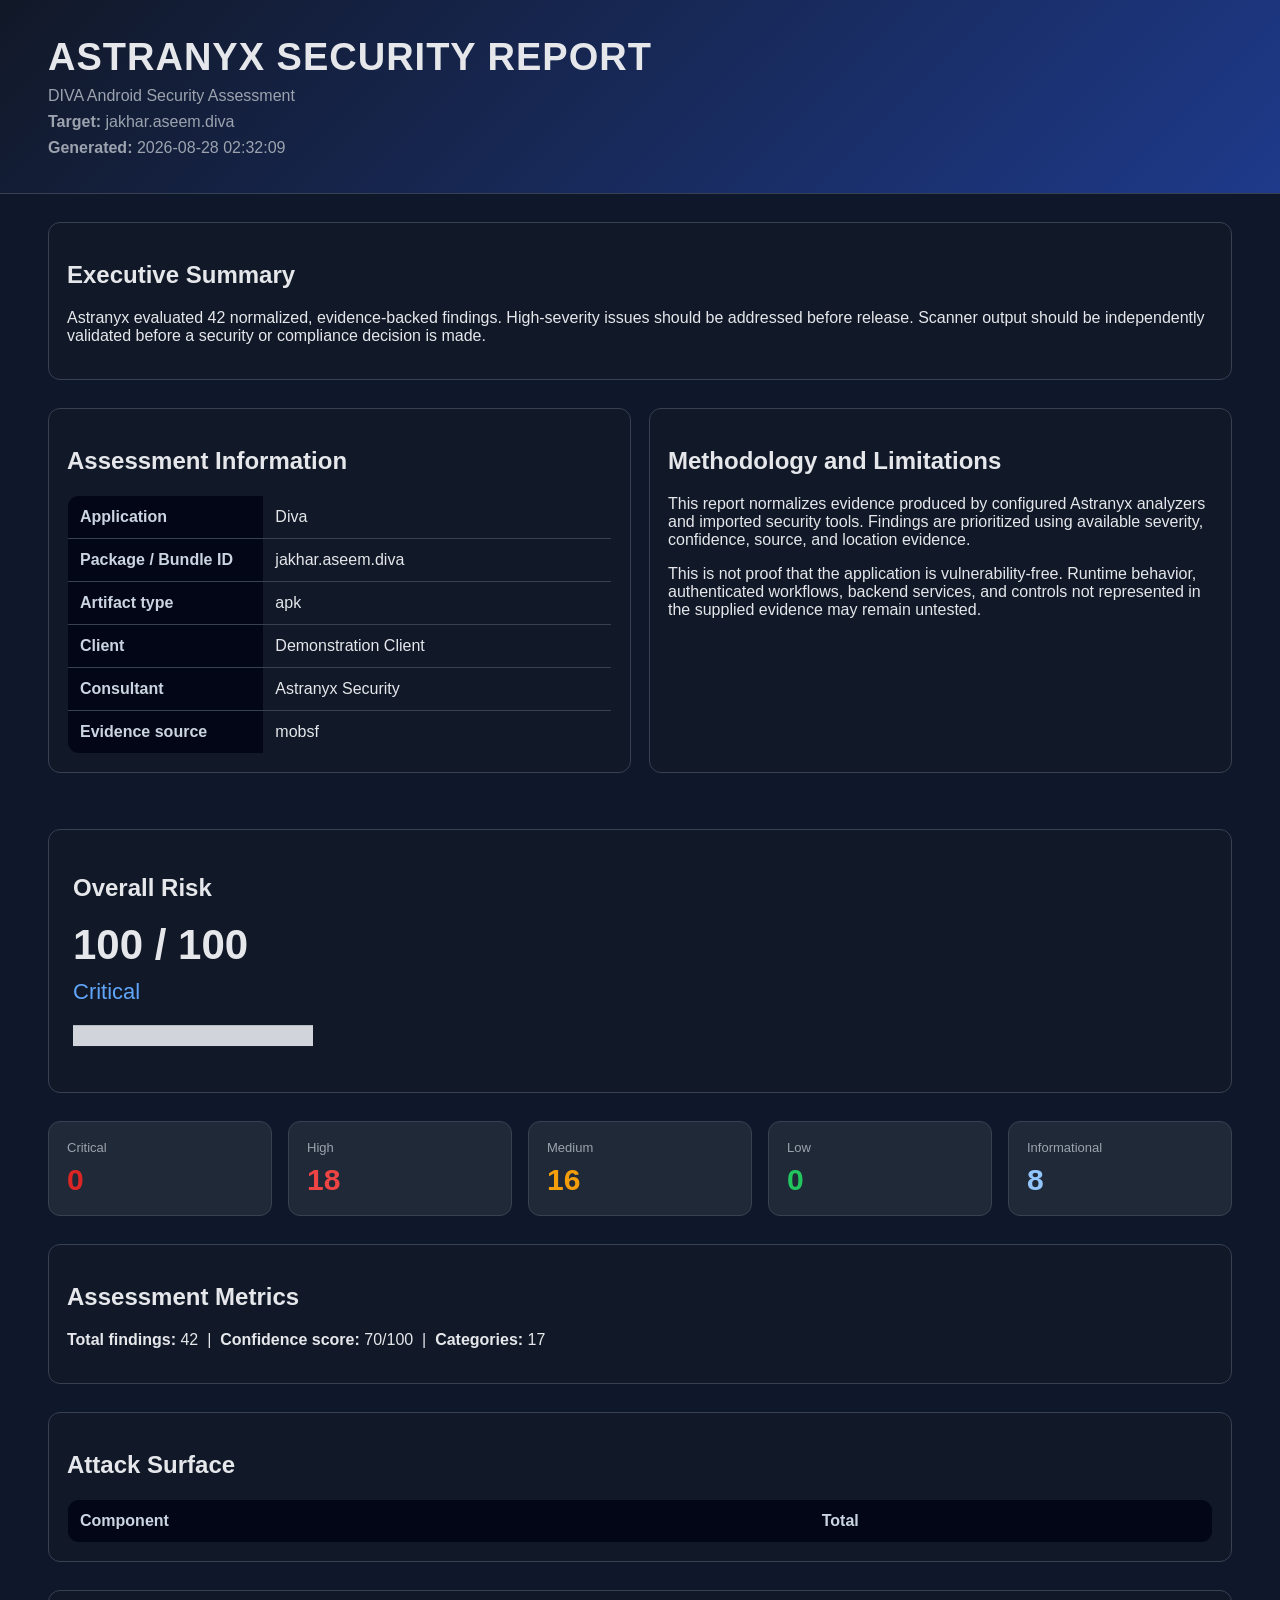
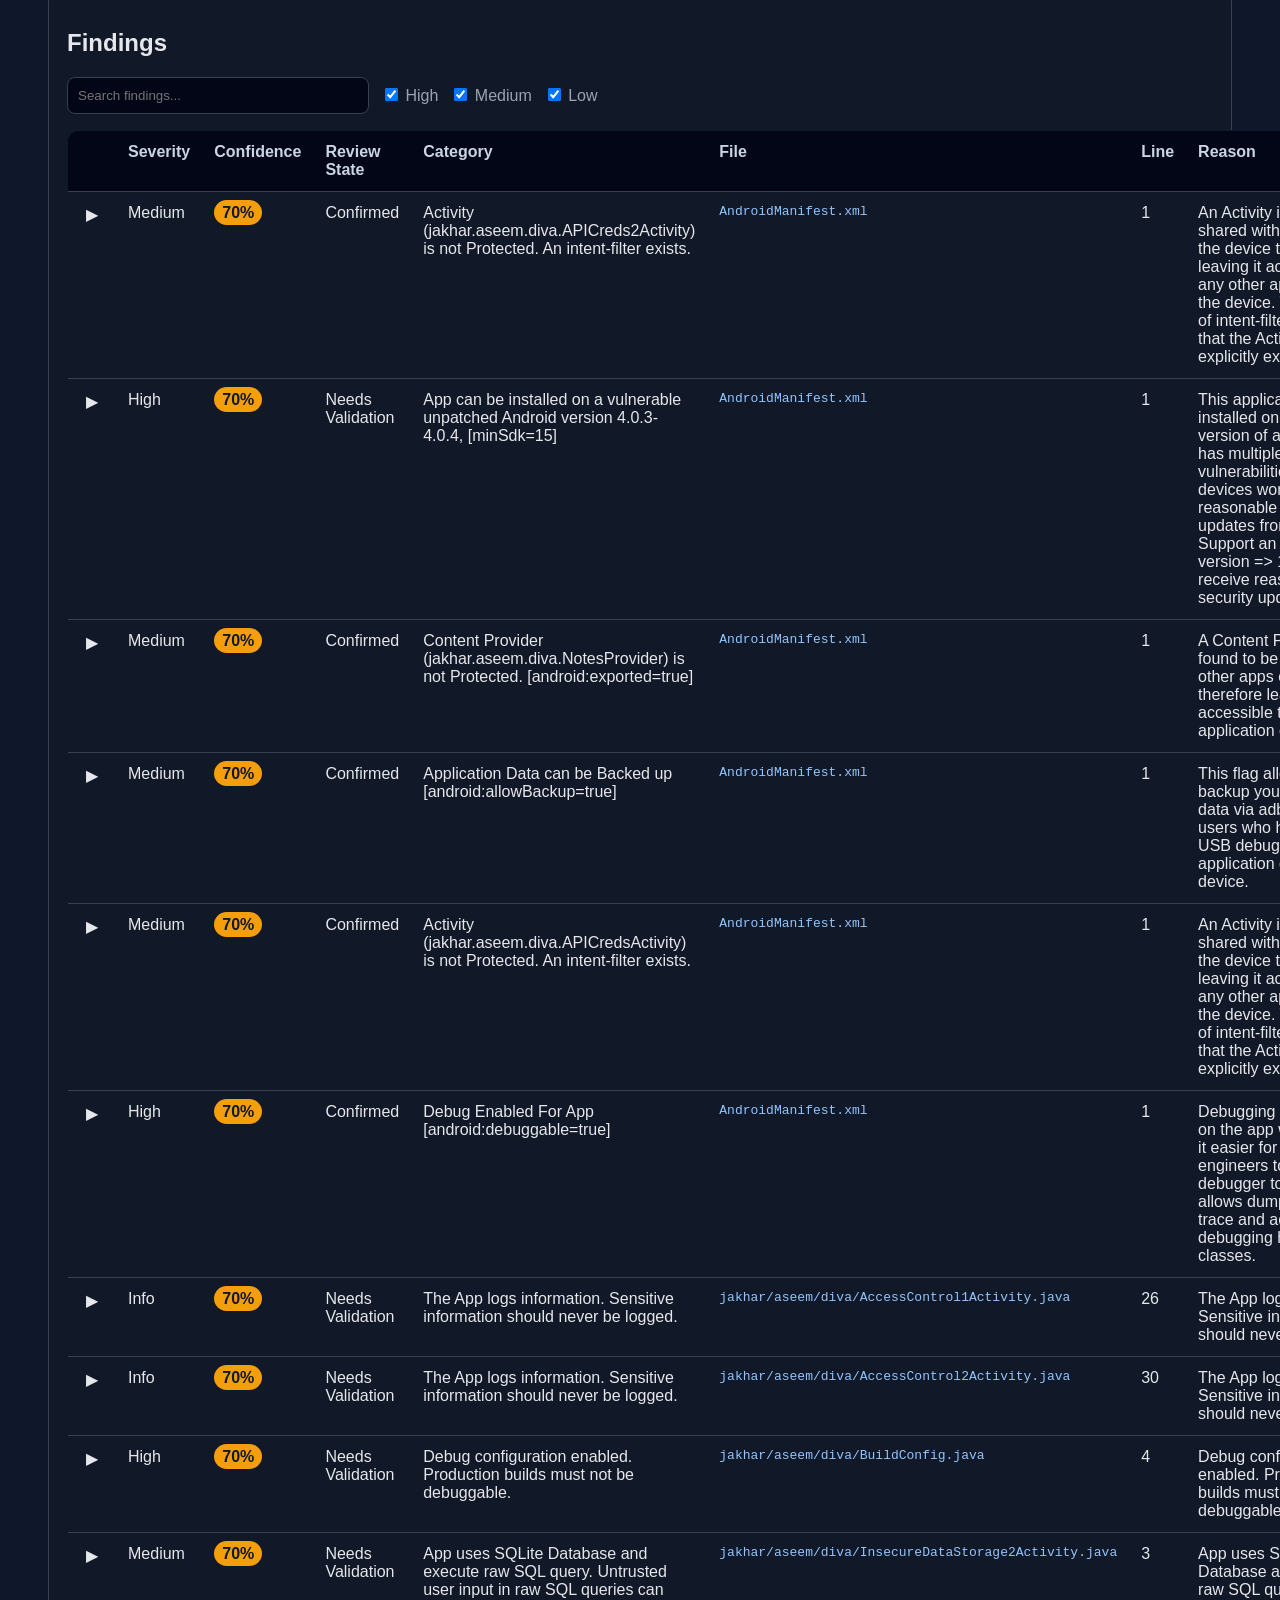
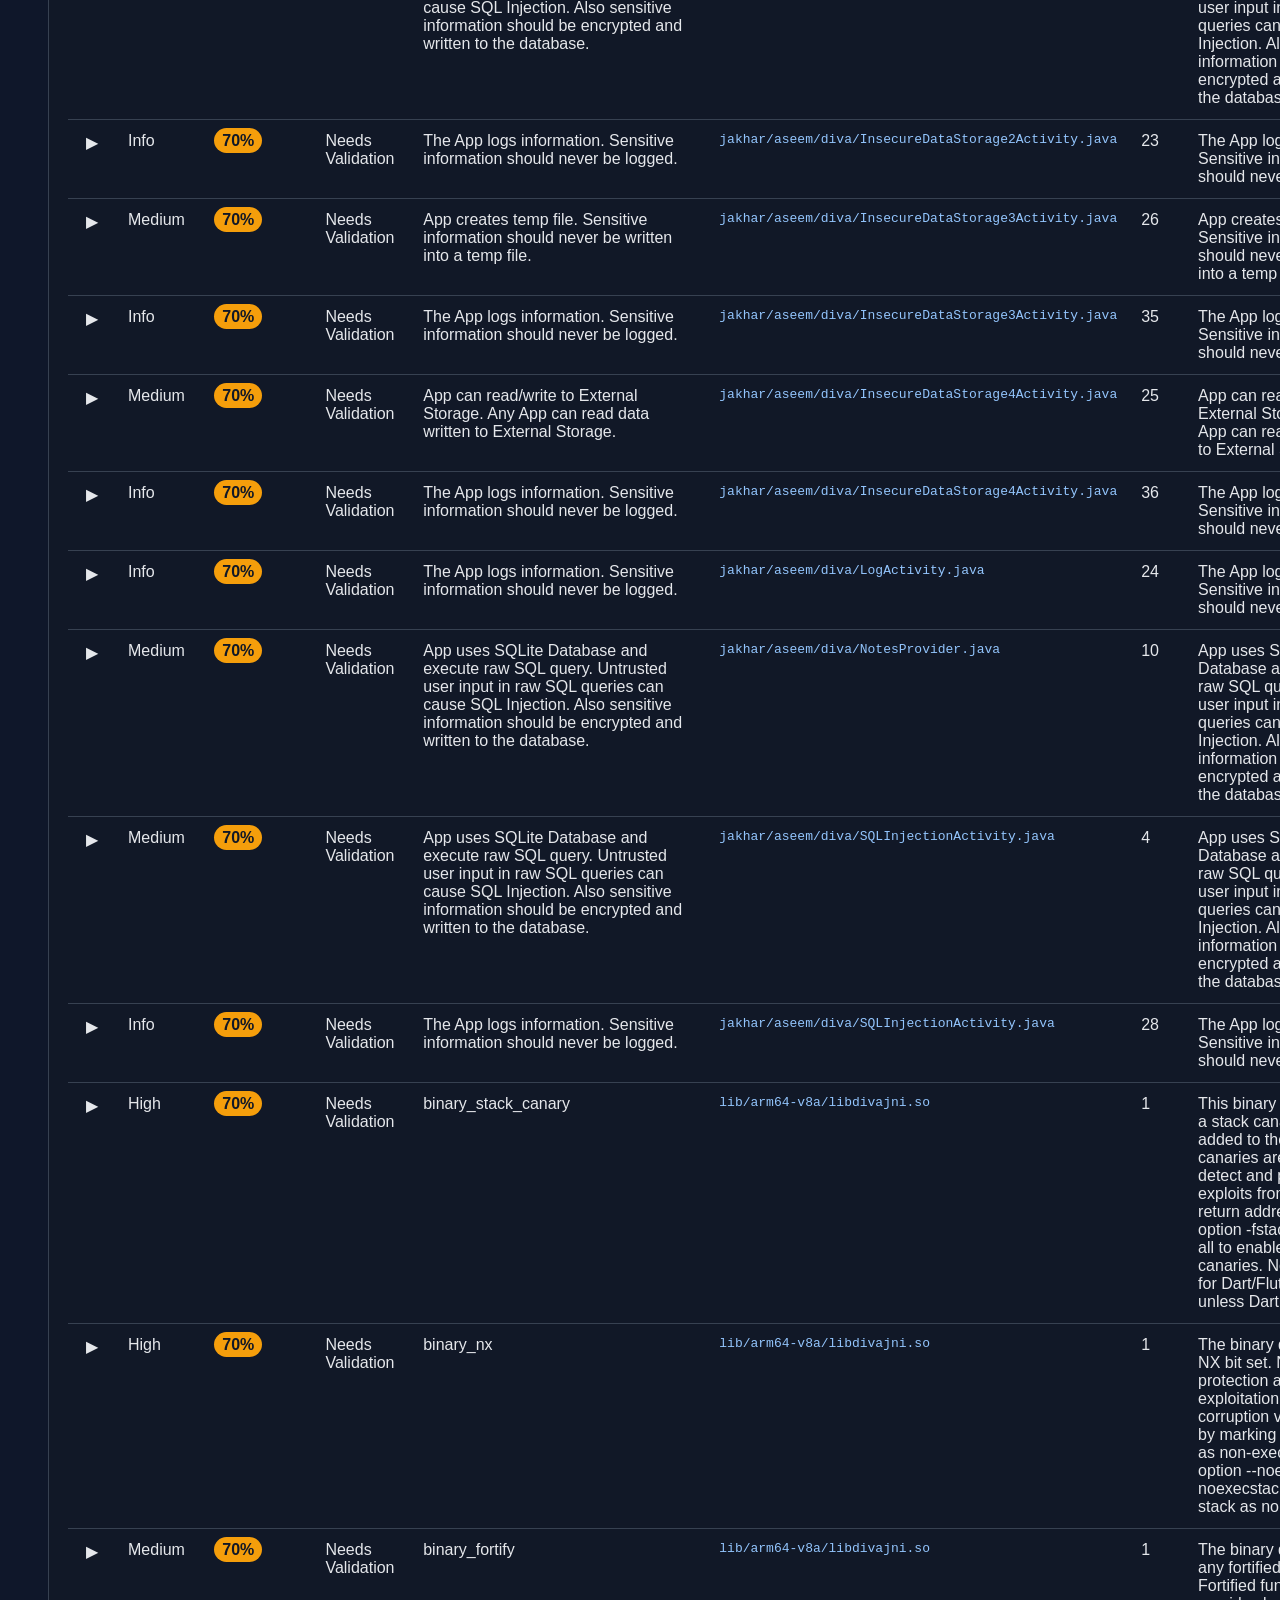
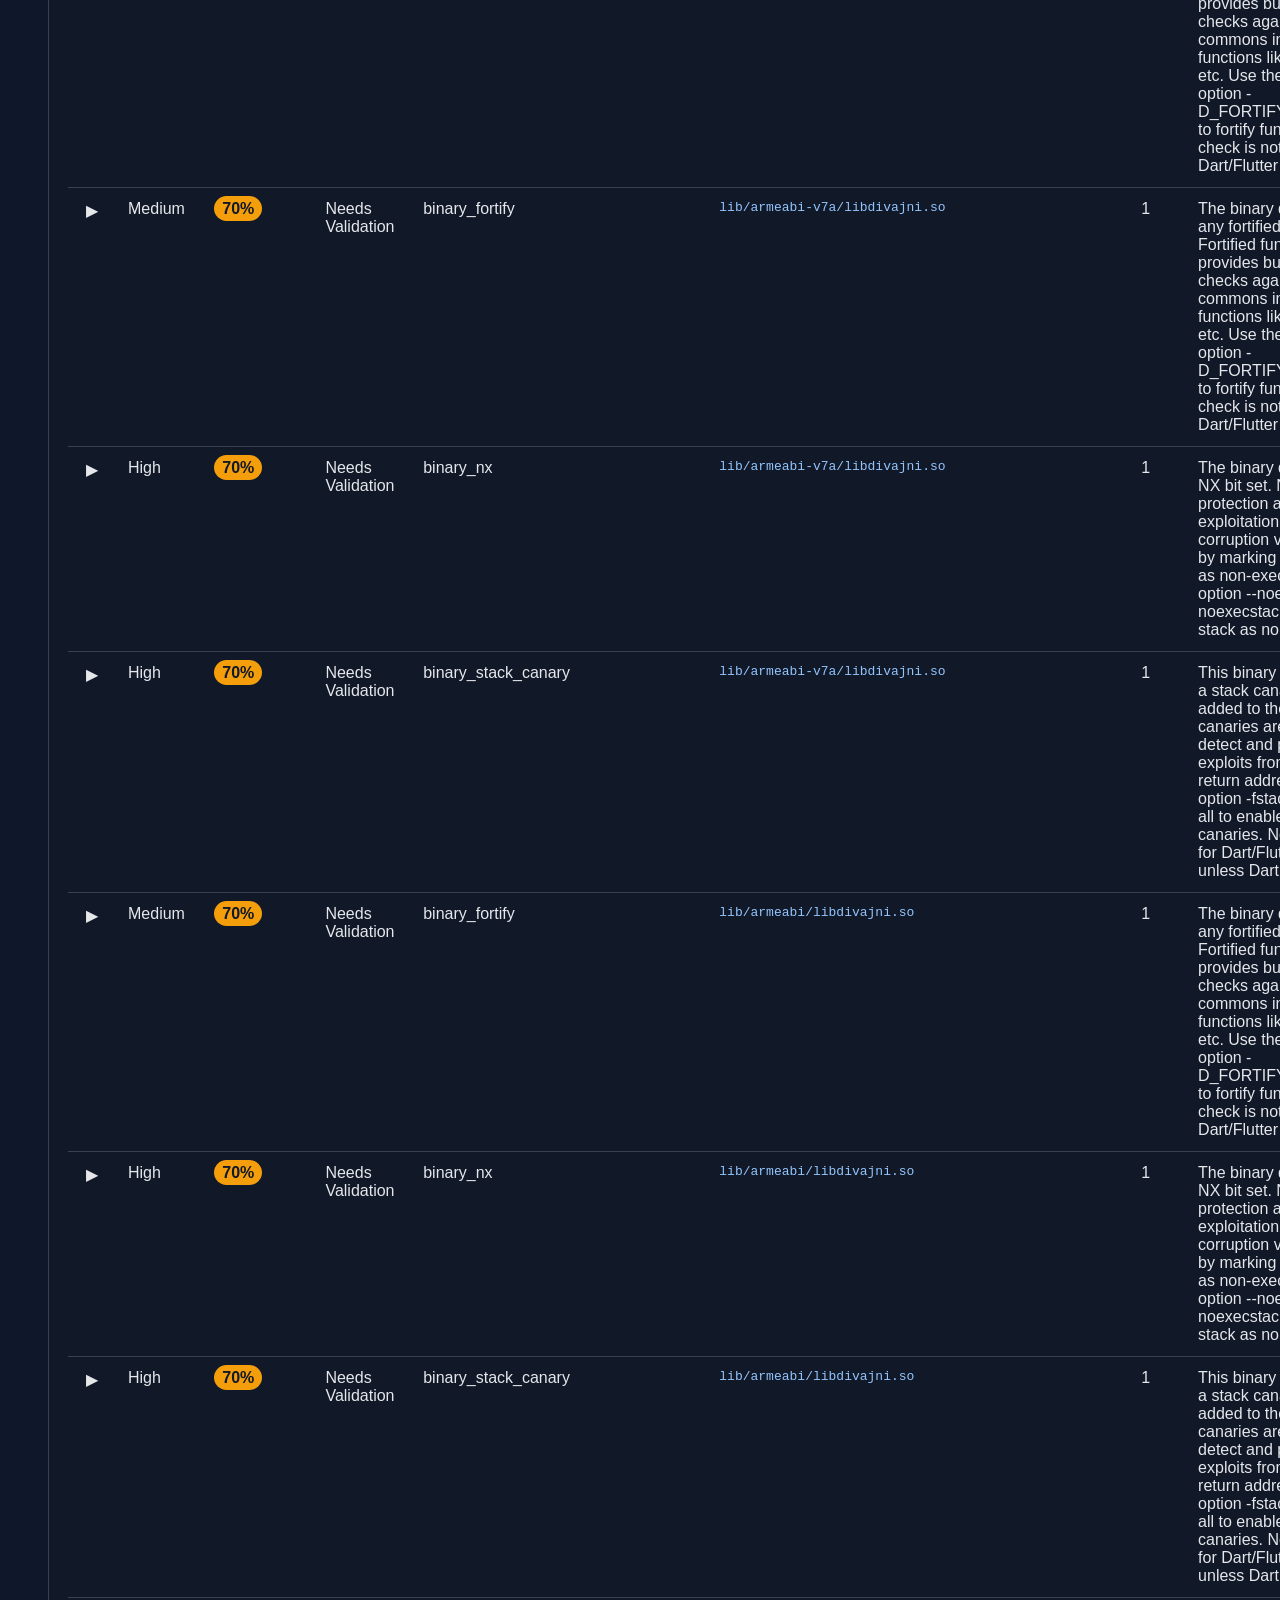
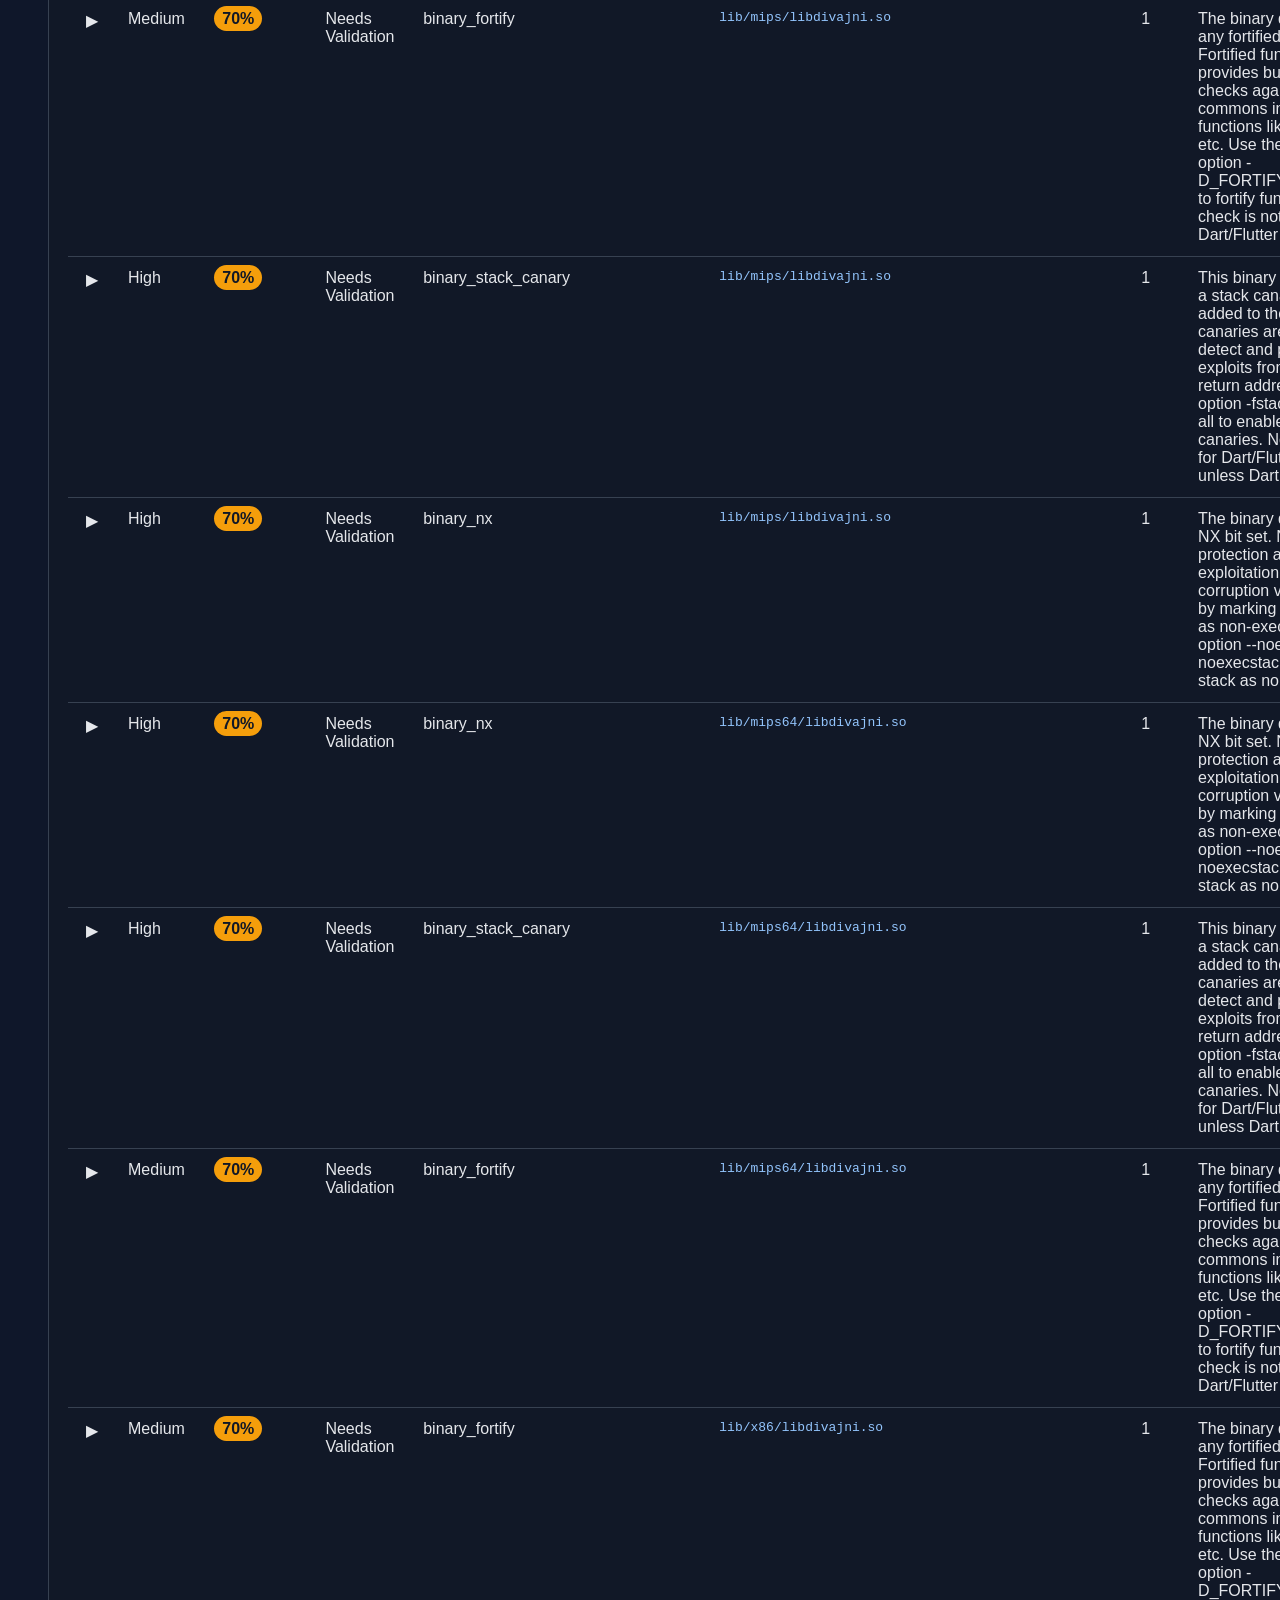
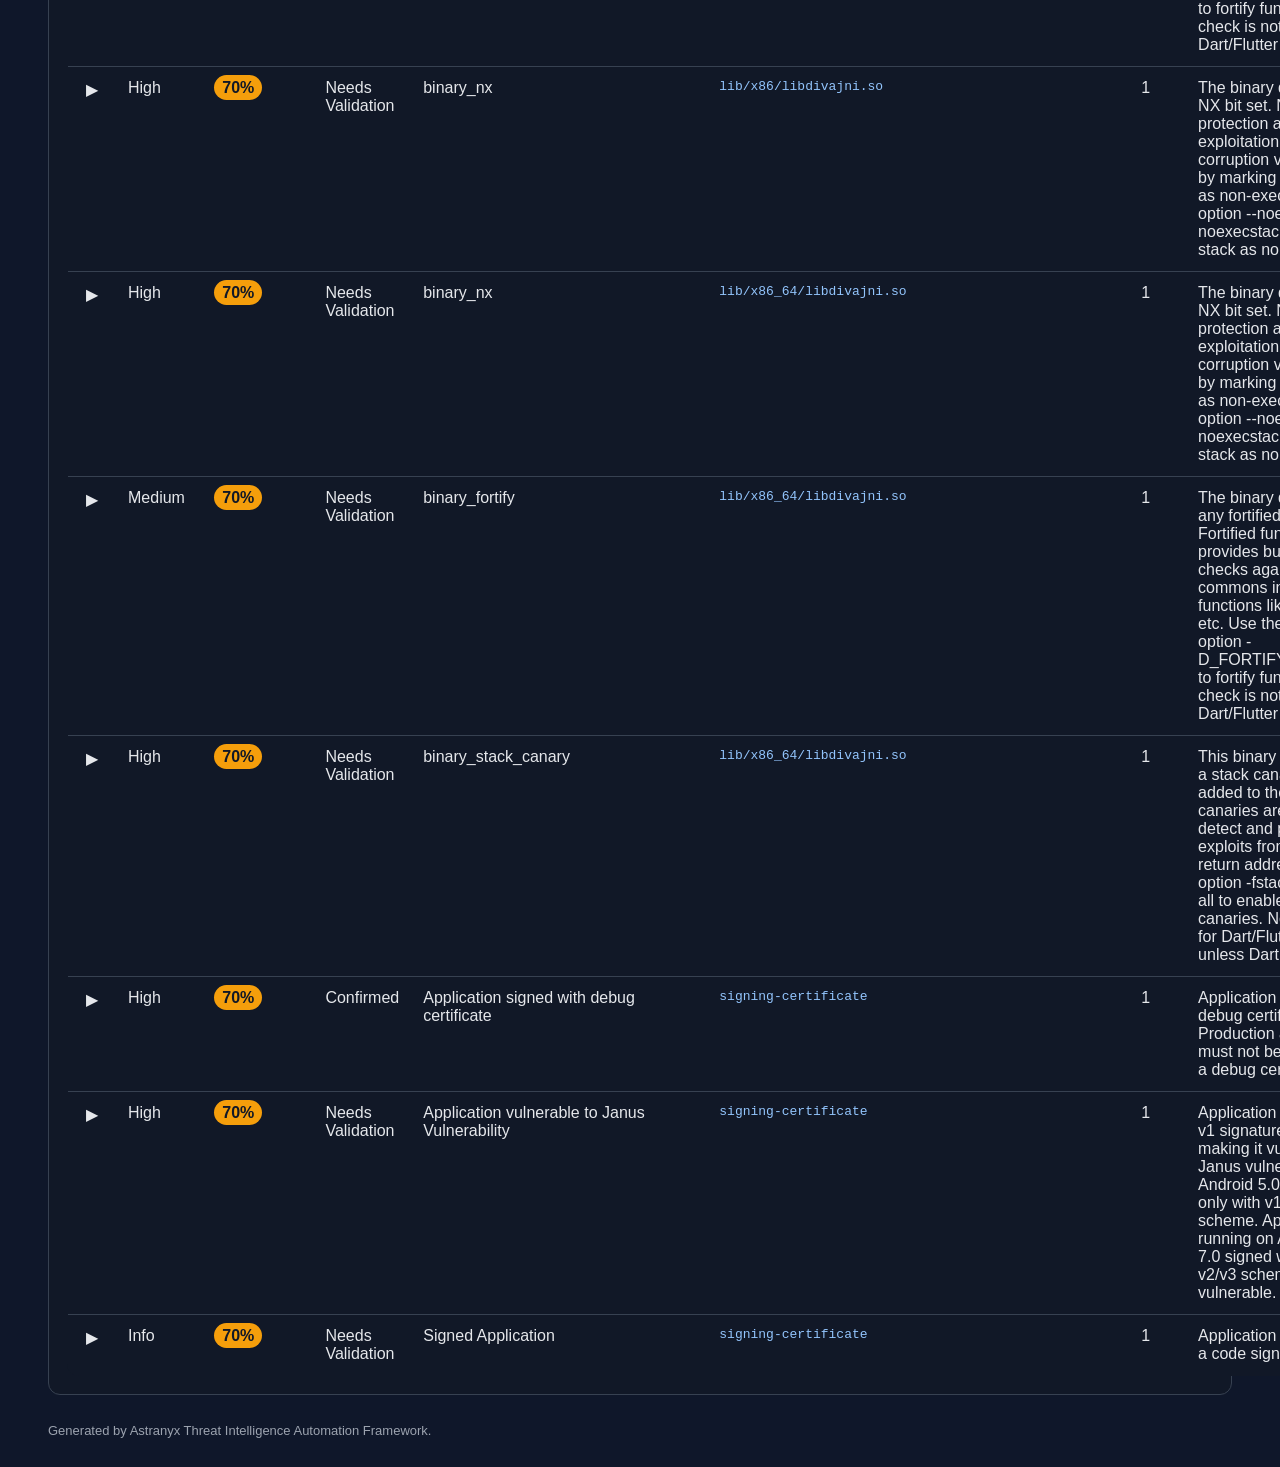
<file: examples/diva/assessment/index.html>
<!DOCTYPE html>
<html>
<head>
<meta charset="utf-8">
<meta name="viewport" content="width=device-width, initial-scale=1">
<title>Astranyx Security Report</title>
<link rel="stylesheet" href="style.css">
</head>
<body>

<div class="header">
  <h1>ASTRANYX SECURITY REPORT</h1>
  <p>DIVA Android Security Assessment</p>
  <p><strong>Target:</strong> jakhar.aseem.diva</p>
  <p><strong>Generated:</strong> 2026-08-28 02:32:09</p>
</div>

<div class="container">

<div class="panel report-section">
  <h2>Executive Summary</h2>
  <p>Astranyx evaluated 42 normalized, evidence-backed findings. High-severity issues should be addressed before release. Scanner output should be independently validated before a security or compliance decision is made.</p>
</div>

<div class="grid report-section">
  <div class="panel">
    <h2>Assessment Information</h2>
    <table class="metadata-table"><tbody><tr><th>Application</th><td>Diva</td></tr><tr><th>Package / Bundle ID</th><td>jakhar.aseem.diva</td></tr><tr><th>Artifact type</th><td>apk</td></tr><tr><th>Client</th><td>Demonstration Client</td></tr><tr><th>Consultant</th><td>Astranyx Security</td></tr><tr><th>Evidence source</th><td>mobsf</td></tr></tbody></table>
  </div>
  <div class="panel">
    <h2>Methodology and Limitations</h2>
    <p>This report normalizes evidence produced by configured Astranyx analyzers
    and imported security tools. Findings are prioritized using available
    severity, confidence, source, and location evidence.</p>
    <p>This is not proof that the application is vulnerability-free. Runtime
    behavior, authenticated workflows, backend services, and controls not
    represented in the supplied evidence may remain untested.</p>
  </div>
</div>

<div class="risk-card">
  <h2>Overall Risk</h2>
  <div class="risk-score">100 / 100</div>
  <div class="risk-rating">Critical</div>
  <pre class="risk-bar">████████████████████</pre>
</div>

<div class="cards">
  <div class="card"><div class="label">Critical</div><div class="value critical-text">0</div></div>
  <div class="card"><div class="label">High</div><div class="value high-text">18</div></div>
  <div class="card"><div class="label">Medium</div><div class="value medium-text">16</div></div>
  <div class="card"><div class="label">Low</div><div class="value low-text">0</div></div>
  <div class="card"><div class="label">Informational</div><div class="value score">8</div></div>
</div>

<div class="panel report-section">
  <h2>Assessment Metrics</h2>
  <p><strong>Total findings:</strong> 42 &nbsp;|&nbsp;
  <strong>Confidence score:</strong> 70/100 &nbsp;|&nbsp;
  <strong>Categories:</strong> 17</p>
</div>

<div class="panel">
  <h2>Attack Surface</h2>
  <table class="surface-table">
    <thead><tr><th>Component</th><th>Total</th></tr></thead>
    <tbody></tbody>
  </table>
</div>

<div class="panel">
  <h2>Findings</h2>

  <div class="toolbar">
    <input type="text" id="searchBox" placeholder="Search findings..." onkeyup="filterRows()">
    <label><input type="checkbox" class="bandFilter" value="high" checked onchange="filterRows()"> High</label>
    <label><input type="checkbox" class="bandFilter" value="medium" checked onchange="filterRows()"> Medium</label>
    <label><input type="checkbox" class="bandFilter" value="low" checked onchange="filterRows()"> Low</label>
  </div>

  <table id="findingsTable">
    <thead>
      <tr>
        <th></th>
        <th>Severity</th>
        <th>Confidence</th>
        <th>Review State</th>
        <th>Category</th>
        <th>File</th>
        <th>Line</th>
        <th>Reason</th>
      </tr>
    </thead>
    <tbody>
<tr class="finding-row medium" data-band="medium" data-category="Activity (jakhar.aseem.diva.APICreds2Activity) is not Protected. An intent-filter exists.">
  <td><button class="toggle" onclick="toggleDetails(0)">▶</button></td>
  <td>Medium</td>
  <td><span class="badge medium">70%</span></td>
  <td>Confirmed</td>
  <td>Activity (jakhar.aseem.diva.APICreds2Activity) is not Protected. An intent-filter exists.</td>
  <td class="file">AndroidManifest.xml</td>
  <td>1</td>
  <td>An Activity is found to be shared with other apps on the device therefore leaving it accessible to any other application on the device. The presence of intent-filter indicates that the Activity is explicitly exported.</td>
</tr>
<tr id="details-0" class="details">
  <td colspan="8">
    <div class="details-box">
      <h4>Source Preview</h4>
      <div class="source-preview"><em>No source preview available.</em></div>

      <h4>Evidence</h4>
      <pre>[&quot;Activity&quot;, &quot;jakhar.aseem.diva.APICreds2Activity&quot;]</pre>

      <h4>Classification</h4>
      <p>
        <strong>ID:</strong> asx-07f7d34d52b38eb292f406f3 |
        <strong>Source:</strong> mobsf |
        <strong>Rule:</strong> exported_intent_filter_exists<br>
        <strong>CWE:</strong> N/A |
        <strong>OWASP:</strong> N/A |
        <strong>CVSS:</strong> N/A
      </p>
      <p><strong>OWASP MASVS:</strong> MASVS-PLATFORM |
      <strong>Mapping basis:</strong> inferred</p>

      <h4>Recommendation</h4>
      <p>Review this code path manually.</p>

      <h4>Note</h4>
      <p>An Activity is found to be shared with other apps on the device therefore leaving it accessible to any other application on the device. The presence of intent-filter indicates that the Activity is explicitly exported.</p>

      <h4>Tester Review</h4>
      <p><strong>State:</strong> Confirmed</p>
      <p>Confirmed by static manifest inspection: the activity has an intent filter and no protecting permission.</p>
    </div>
  </td>
</tr>

<tr class="finding-row medium" data-band="medium" data-category="App can be installed on a vulnerable unpatched Android version 4.0.3-4.0.4, [minSdk=15]">
  <td><button class="toggle" onclick="toggleDetails(1)">▶</button></td>
  <td>High</td>
  <td><span class="badge medium">70%</span></td>
  <td>Needs Validation</td>
  <td>App can be installed on a vulnerable unpatched Android version 4.0.3-4.0.4, [minSdk=15]</td>
  <td class="file">AndroidManifest.xml</td>
  <td>1</td>
  <td>This application can be installed on an older version of android that has multiple unfixed vulnerabilities. These devices won&#x27;t receive reasonable security updates from Google. Support an Android version =&gt; 10, API 29 to receive reasonable security updates.</td>
</tr>
<tr id="details-1" class="details">
  <td colspan="8">
    <div class="details-box">
      <h4>Source Preview</h4>
      <div class="source-preview"><em>No source preview available.</em></div>

      <h4>Evidence</h4>
      <pre>[&quot;4.0.3-4.0.4&quot;, &quot;15&quot;]</pre>

      <h4>Classification</h4>
      <p>
        <strong>ID:</strong> asx-27a4d5d5223848e004762aa6 |
        <strong>Source:</strong> mobsf |
        <strong>Rule:</strong> vulnerable_os_version<br>
        <strong>CWE:</strong> N/A |
        <strong>OWASP:</strong> N/A |
        <strong>CVSS:</strong> N/A
      </p>
      <p><strong>OWASP MASVS:</strong> Unmapped |
      <strong>Mapping basis:</strong> unmapped</p>

      <h4>Recommendation</h4>
      <p>Review this code path manually.</p>

      <h4>Note</h4>
      <p>This application can be installed on an older version of android that has multiple unfixed vulnerabilities. These devices won&#x27;t receive reasonable security updates from Google. Support an Android version =&gt; 10, API 29 to receive reasonable security updates.</p>

      <h4>Tester Review</h4>
      <p><strong>State:</strong> Needs Validation</p>
      <p>No tester decision recorded.</p>
    </div>
  </td>
</tr>

<tr class="finding-row medium" data-band="medium" data-category="Content Provider (jakhar.aseem.diva.NotesProvider) is not Protected. [android:exported=true]">
  <td><button class="toggle" onclick="toggleDetails(2)">▶</button></td>
  <td>Medium</td>
  <td><span class="badge medium">70%</span></td>
  <td>Confirmed</td>
  <td>Content Provider (jakhar.aseem.diva.NotesProvider) is not Protected. [android:exported=true]</td>
  <td class="file">AndroidManifest.xml</td>
  <td>1</td>
  <td>A Content Provider is found to be shared with other apps on the device therefore leaving it accessible to any other application on the device.</td>
</tr>
<tr id="details-2" class="details">
  <td colspan="8">
    <div class="details-box">
      <h4>Source Preview</h4>
      <div class="source-preview"><em>No source preview available.</em></div>

      <h4>Evidence</h4>
      <pre>[&quot;Content Provider&quot;, &quot;jakhar.aseem.diva.NotesProvider&quot;]</pre>

      <h4>Classification</h4>
      <p>
        <strong>ID:</strong> asx-2d804c9d202172797209bcd7 |
        <strong>Source:</strong> mobsf |
        <strong>Rule:</strong> explicitly_exported<br>
        <strong>CWE:</strong> N/A |
        <strong>OWASP:</strong> N/A |
        <strong>CVSS:</strong> N/A
      </p>
      <p><strong>OWASP MASVS:</strong> MASVS-PLATFORM |
      <strong>Mapping basis:</strong> inferred</p>

      <h4>Recommendation</h4>
      <p>Review this code path manually.</p>

      <h4>Note</h4>
      <p>A Content Provider is found to be shared with other apps on the device therefore leaving it accessible to any other application on the device.</p>

      <h4>Tester Review</h4>
      <p><strong>State:</strong> Confirmed</p>
      <p>Confirmed by static manifest inspection: the content provider is exported without a protecting permission.</p>
    </div>
  </td>
</tr>

<tr class="finding-row medium" data-band="medium" data-category="Application Data can be Backed up [android:allowBackup=true]">
  <td><button class="toggle" onclick="toggleDetails(3)">▶</button></td>
  <td>Medium</td>
  <td><span class="badge medium">70%</span></td>
  <td>Confirmed</td>
  <td>Application Data can be Backed up [android:allowBackup=true]</td>
  <td class="file">AndroidManifest.xml</td>
  <td>1</td>
  <td>This flag allows anyone to backup your application data via adb. It allows users who have enabled USB debugging to copy application data off of the device.</td>
</tr>
<tr id="details-3" class="details">
  <td colspan="8">
    <div class="details-box">
      <h4>Source Preview</h4>
      <div class="source-preview"><em>No source preview available.</em></div>

      <h4>Evidence</h4>
      <pre>Application Data can be Backed up [android:allowBackup=true]</pre>

      <h4>Classification</h4>
      <p>
        <strong>ID:</strong> asx-3f9a16fbb8f64bef6e3db94d |
        <strong>Source:</strong> mobsf |
        <strong>Rule:</strong> app_allowbackup<br>
        <strong>CWE:</strong> N/A |
        <strong>OWASP:</strong> N/A |
        <strong>CVSS:</strong> N/A
      </p>
      <p><strong>OWASP MASVS:</strong> MASVS-RESILIENCE |
      <strong>Mapping basis:</strong> inferred</p>

      <h4>Recommendation</h4>
      <p>Review this code path manually.</p>

      <h4>Note</h4>
      <p>This flag allows anyone to backup your application data via adb. It allows users who have enabled USB debugging to copy application data off of the device.</p>

      <h4>Tester Review</h4>
      <p><strong>State:</strong> Confirmed</p>
      <p>Confirmed by static manifest inspection: android:allowBackup is enabled.</p>
    </div>
  </td>
</tr>

<tr class="finding-row medium" data-band="medium" data-category="Activity (jakhar.aseem.diva.APICredsActivity) is not Protected. An intent-filter exists.">
  <td><button class="toggle" onclick="toggleDetails(4)">▶</button></td>
  <td>Medium</td>
  <td><span class="badge medium">70%</span></td>
  <td>Confirmed</td>
  <td>Activity (jakhar.aseem.diva.APICredsActivity) is not Protected. An intent-filter exists.</td>
  <td class="file">AndroidManifest.xml</td>
  <td>1</td>
  <td>An Activity is found to be shared with other apps on the device therefore leaving it accessible to any other application on the device. The presence of intent-filter indicates that the Activity is explicitly exported.</td>
</tr>
<tr id="details-4" class="details">
  <td colspan="8">
    <div class="details-box">
      <h4>Source Preview</h4>
      <div class="source-preview"><em>No source preview available.</em></div>

      <h4>Evidence</h4>
      <pre>[&quot;Activity&quot;, &quot;jakhar.aseem.diva.APICredsActivity&quot;]</pre>

      <h4>Classification</h4>
      <p>
        <strong>ID:</strong> asx-64ba39f2472bcf32d54e9be9 |
        <strong>Source:</strong> mobsf |
        <strong>Rule:</strong> exported_intent_filter_exists<br>
        <strong>CWE:</strong> N/A |
        <strong>OWASP:</strong> N/A |
        <strong>CVSS:</strong> N/A
      </p>
      <p><strong>OWASP MASVS:</strong> MASVS-PLATFORM |
      <strong>Mapping basis:</strong> inferred</p>

      <h4>Recommendation</h4>
      <p>Review this code path manually.</p>

      <h4>Note</h4>
      <p>An Activity is found to be shared with other apps on the device therefore leaving it accessible to any other application on the device. The presence of intent-filter indicates that the Activity is explicitly exported.</p>

      <h4>Tester Review</h4>
      <p><strong>State:</strong> Confirmed</p>
      <p>Confirmed by static manifest inspection: the activity has an intent filter and no protecting permission.</p>
    </div>
  </td>
</tr>

<tr class="finding-row medium" data-band="medium" data-category="Debug Enabled For App [android:debuggable=true]">
  <td><button class="toggle" onclick="toggleDetails(5)">▶</button></td>
  <td>High</td>
  <td><span class="badge medium">70%</span></td>
  <td>Confirmed</td>
  <td>Debug Enabled For App [android:debuggable=true]</td>
  <td class="file">AndroidManifest.xml</td>
  <td>1</td>
  <td>Debugging was enabled on the app which makes it easier for reverse engineers to hook a debugger to it. This allows dumping a stack trace and accessing debugging helper classes.</td>
</tr>
<tr id="details-5" class="details">
  <td colspan="8">
    <div class="details-box">
      <h4>Source Preview</h4>
      <div class="source-preview"><em>No source preview available.</em></div>

      <h4>Evidence</h4>
      <pre>Debug Enabled For App [android:debuggable=true]</pre>

      <h4>Classification</h4>
      <p>
        <strong>ID:</strong> asx-ee61071f957448179b570eeb |
        <strong>Source:</strong> mobsf |
        <strong>Rule:</strong> app_is_debuggable<br>
        <strong>CWE:</strong> N/A |
        <strong>OWASP:</strong> N/A |
        <strong>CVSS:</strong> N/A
      </p>
      <p><strong>OWASP MASVS:</strong> MASVS-RESILIENCE |
      <strong>Mapping basis:</strong> inferred</p>

      <h4>Recommendation</h4>
      <p>Review this code path manually.</p>

      <h4>Note</h4>
      <p>Debugging was enabled on the app which makes it easier for reverse engineers to hook a debugger to it. This allows dumping a stack trace and accessing debugging helper classes.</p>

      <h4>Tester Review</h4>
      <p><strong>State:</strong> Confirmed</p>
      <p>Confirmed from the packaged manifest: the analyzed debug build is debuggable.</p>
    </div>
  </td>
</tr>

<tr class="finding-row medium" data-band="medium" data-category="The App logs information. Sensitive information should never be logged.">
  <td><button class="toggle" onclick="toggleDetails(6)">▶</button></td>
  <td>Info</td>
  <td><span class="badge medium">70%</span></td>
  <td>Needs Validation</td>
  <td>The App logs information. Sensitive information should never be logged.</td>
  <td class="file">jakhar/aseem/diva/AccessControl1Activity.java</td>
  <td>26</td>
  <td>The App logs information. Sensitive information should never be logged.</td>
</tr>
<tr id="details-6" class="details">
  <td colspan="8">
    <div class="details-box">
      <h4>Source Preview</h4>
      <div class="source-preview"><em>No source preview available.</em></div>

      <h4>Evidence</h4>
      <pre>The App logs information. Sensitive information should never be logged.</pre>

      <h4>Classification</h4>
      <p>
        <strong>ID:</strong> asx-37081489feccd3f82850c665 |
        <strong>Source:</strong> mobsf |
        <strong>Rule:</strong> android_logging<br>
        <strong>CWE:</strong> N/A |
        <strong>OWASP:</strong> N/A |
        <strong>CVSS:</strong> N/A
      </p>
      <p><strong>OWASP MASVS:</strong> MASVS-STORAGE |
      <strong>Mapping basis:</strong> inferred</p>

      <h4>Recommendation</h4>
      <p>Review this code path manually.</p>

      <h4>Note</h4>
      <p>The App logs information. Sensitive information should never be logged.</p>

      <h4>Tester Review</h4>
      <p><strong>State:</strong> Needs Validation</p>
      <p>No tester decision recorded.</p>
    </div>
  </td>
</tr>

<tr class="finding-row medium" data-band="medium" data-category="The App logs information. Sensitive information should never be logged.">
  <td><button class="toggle" onclick="toggleDetails(7)">▶</button></td>
  <td>Info</td>
  <td><span class="badge medium">70%</span></td>
  <td>Needs Validation</td>
  <td>The App logs information. Sensitive information should never be logged.</td>
  <td class="file">jakhar/aseem/diva/AccessControl2Activity.java</td>
  <td>30</td>
  <td>The App logs information. Sensitive information should never be logged.</td>
</tr>
<tr id="details-7" class="details">
  <td colspan="8">
    <div class="details-box">
      <h4>Source Preview</h4>
      <div class="source-preview"><em>No source preview available.</em></div>

      <h4>Evidence</h4>
      <pre>The App logs information. Sensitive information should never be logged.</pre>

      <h4>Classification</h4>
      <p>
        <strong>ID:</strong> asx-7c7dceff32d87978b2950dad |
        <strong>Source:</strong> mobsf |
        <strong>Rule:</strong> android_logging<br>
        <strong>CWE:</strong> N/A |
        <strong>OWASP:</strong> N/A |
        <strong>CVSS:</strong> N/A
      </p>
      <p><strong>OWASP MASVS:</strong> MASVS-STORAGE |
      <strong>Mapping basis:</strong> inferred</p>

      <h4>Recommendation</h4>
      <p>Review this code path manually.</p>

      <h4>Note</h4>
      <p>The App logs information. Sensitive information should never be logged.</p>

      <h4>Tester Review</h4>
      <p><strong>State:</strong> Needs Validation</p>
      <p>No tester decision recorded.</p>
    </div>
  </td>
</tr>

<tr class="finding-row medium" data-band="medium" data-category="Debug configuration enabled. Production builds must not be debuggable.">
  <td><button class="toggle" onclick="toggleDetails(8)">▶</button></td>
  <td>High</td>
  <td><span class="badge medium">70%</span></td>
  <td>Needs Validation</td>
  <td>Debug configuration enabled. Production builds must not be debuggable.</td>
  <td class="file">jakhar/aseem/diva/BuildConfig.java</td>
  <td>4</td>
  <td>Debug configuration enabled. Production builds must not be debuggable.</td>
</tr>
<tr id="details-8" class="details">
  <td colspan="8">
    <div class="details-box">
      <h4>Source Preview</h4>
      <div class="source-preview"><em>No source preview available.</em></div>

      <h4>Evidence</h4>
      <pre>Debug configuration enabled. Production builds must not be debuggable.</pre>

      <h4>Classification</h4>
      <p>
        <strong>ID:</strong> asx-faf068fb77a2420fd04d6cbb |
        <strong>Source:</strong> mobsf |
        <strong>Rule:</strong> android_aar_jar_debug_enabled<br>
        <strong>CWE:</strong> N/A |
        <strong>OWASP:</strong> N/A |
        <strong>CVSS:</strong> N/A
      </p>
      <p><strong>OWASP MASVS:</strong> MASVS-RESILIENCE |
      <strong>Mapping basis:</strong> inferred</p>

      <h4>Recommendation</h4>
      <p>Review this code path manually.</p>

      <h4>Note</h4>
      <p>Debug configuration enabled. Production builds must not be debuggable.</p>

      <h4>Tester Review</h4>
      <p><strong>State:</strong> Needs Validation</p>
      <p>No tester decision recorded.</p>
    </div>
  </td>
</tr>

<tr class="finding-row medium" data-band="medium" data-category="App uses SQLite Database and execute raw SQL query. Untrusted user input in raw SQL queries can cause SQL Injection. Also sensitive information should be encrypted and written to the database.">
  <td><button class="toggle" onclick="toggleDetails(9)">▶</button></td>
  <td>Medium</td>
  <td><span class="badge medium">70%</span></td>
  <td>Needs Validation</td>
  <td>App uses SQLite Database and execute raw SQL query. Untrusted user input in raw SQL queries can cause SQL Injection. Also sensitive information should be encrypted and written to the database.</td>
  <td class="file">jakhar/aseem/diva/InsecureDataStorage2Activity.java</td>
  <td>3</td>
  <td>App uses SQLite Database and execute raw SQL query. Untrusted user input in raw SQL queries can cause SQL Injection. Also sensitive information should be encrypted and written to the database.</td>
</tr>
<tr id="details-9" class="details">
  <td colspan="8">
    <div class="details-box">
      <h4>Source Preview</h4>
      <div class="source-preview"><em>No source preview available.</em></div>

      <h4>Evidence</h4>
      <pre>App uses SQLite Database and execute raw SQL query. Untrusted user input in raw SQL queries can cause SQL Injection. Also sensitive information should be encrypted and written to the database.</pre>

      <h4>Classification</h4>
      <p>
        <strong>ID:</strong> asx-dbdbd0e1c4443239db97be96 |
        <strong>Source:</strong> mobsf |
        <strong>Rule:</strong> android_sql_raw_query<br>
        <strong>CWE:</strong> N/A |
        <strong>OWASP:</strong> N/A |
        <strong>CVSS:</strong> N/A
      </p>
      <p><strong>OWASP MASVS:</strong> MASVS-CODE |
      <strong>Mapping basis:</strong> inferred</p>

      <h4>Recommendation</h4>
      <p>Review this code path manually.</p>

      <h4>Note</h4>
      <p>App uses SQLite Database and execute raw SQL query. Untrusted user input in raw SQL queries can cause SQL Injection. Also sensitive information should be encrypted and written to the database.</p>

      <h4>Tester Review</h4>
      <p><strong>State:</strong> Needs Validation</p>
      <p>No tester decision recorded.</p>
    </div>
  </td>
</tr>

<tr class="finding-row medium" data-band="medium" data-category="The App logs information. Sensitive information should never be logged.">
  <td><button class="toggle" onclick="toggleDetails(10)">▶</button></td>
  <td>Info</td>
  <td><span class="badge medium">70%</span></td>
  <td>Needs Validation</td>
  <td>The App logs information. Sensitive information should never be logged.</td>
  <td class="file">jakhar/aseem/diva/InsecureDataStorage2Activity.java</td>
  <td>23</td>
  <td>The App logs information. Sensitive information should never be logged.</td>
</tr>
<tr id="details-10" class="details">
  <td colspan="8">
    <div class="details-box">
      <h4>Source Preview</h4>
      <div class="source-preview"><em>No source preview available.</em></div>

      <h4>Evidence</h4>
      <pre>The App logs information. Sensitive information should never be logged.</pre>

      <h4>Classification</h4>
      <p>
        <strong>ID:</strong> asx-8fd625ed885eb6e9b0a91792 |
        <strong>Source:</strong> mobsf |
        <strong>Rule:</strong> android_logging<br>
        <strong>CWE:</strong> N/A |
        <strong>OWASP:</strong> N/A |
        <strong>CVSS:</strong> N/A
      </p>
      <p><strong>OWASP MASVS:</strong> MASVS-STORAGE |
      <strong>Mapping basis:</strong> inferred</p>

      <h4>Recommendation</h4>
      <p>Review this code path manually.</p>

      <h4>Note</h4>
      <p>The App logs information. Sensitive information should never be logged.</p>

      <h4>Tester Review</h4>
      <p><strong>State:</strong> Needs Validation</p>
      <p>No tester decision recorded.</p>
    </div>
  </td>
</tr>

<tr class="finding-row medium" data-band="medium" data-category="App creates temp file. Sensitive information should never be written into a temp file.">
  <td><button class="toggle" onclick="toggleDetails(11)">▶</button></td>
  <td>Medium</td>
  <td><span class="badge medium">70%</span></td>
  <td>Needs Validation</td>
  <td>App creates temp file. Sensitive information should never be written into a temp file.</td>
  <td class="file">jakhar/aseem/diva/InsecureDataStorage3Activity.java</td>
  <td>26</td>
  <td>App creates temp file. Sensitive information should never be written into a temp file.</td>
</tr>
<tr id="details-11" class="details">
  <td colspan="8">
    <div class="details-box">
      <h4>Source Preview</h4>
      <div class="source-preview"><em>No source preview available.</em></div>

      <h4>Evidence</h4>
      <pre>App creates temp file. Sensitive information should never be written into a temp file.</pre>

      <h4>Classification</h4>
      <p>
        <strong>ID:</strong> asx-0931e3514033de63d102c5b0 |
        <strong>Source:</strong> mobsf |
        <strong>Rule:</strong> android_temp_file<br>
        <strong>CWE:</strong> N/A |
        <strong>OWASP:</strong> N/A |
        <strong>CVSS:</strong> N/A
      </p>
      <p><strong>OWASP MASVS:</strong> Unmapped |
      <strong>Mapping basis:</strong> unmapped</p>

      <h4>Recommendation</h4>
      <p>Review this code path manually.</p>

      <h4>Note</h4>
      <p>App creates temp file. Sensitive information should never be written into a temp file.</p>

      <h4>Tester Review</h4>
      <p><strong>State:</strong> Needs Validation</p>
      <p>No tester decision recorded.</p>
    </div>
  </td>
</tr>

<tr class="finding-row medium" data-band="medium" data-category="The App logs information. Sensitive information should never be logged.">
  <td><button class="toggle" onclick="toggleDetails(12)">▶</button></td>
  <td>Info</td>
  <td><span class="badge medium">70%</span></td>
  <td>Needs Validation</td>
  <td>The App logs information. Sensitive information should never be logged.</td>
  <td class="file">jakhar/aseem/diva/InsecureDataStorage3Activity.java</td>
  <td>35</td>
  <td>The App logs information. Sensitive information should never be logged.</td>
</tr>
<tr id="details-12" class="details">
  <td colspan="8">
    <div class="details-box">
      <h4>Source Preview</h4>
      <div class="source-preview"><em>No source preview available.</em></div>

      <h4>Evidence</h4>
      <pre>The App logs information. Sensitive information should never be logged.</pre>

      <h4>Classification</h4>
      <p>
        <strong>ID:</strong> asx-48409ea0a9c40c577aa42d51 |
        <strong>Source:</strong> mobsf |
        <strong>Rule:</strong> android_logging<br>
        <strong>CWE:</strong> N/A |
        <strong>OWASP:</strong> N/A |
        <strong>CVSS:</strong> N/A
      </p>
      <p><strong>OWASP MASVS:</strong> MASVS-STORAGE |
      <strong>Mapping basis:</strong> inferred</p>

      <h4>Recommendation</h4>
      <p>Review this code path manually.</p>

      <h4>Note</h4>
      <p>The App logs information. Sensitive information should never be logged.</p>

      <h4>Tester Review</h4>
      <p><strong>State:</strong> Needs Validation</p>
      <p>No tester decision recorded.</p>
    </div>
  </td>
</tr>

<tr class="finding-row medium" data-band="medium" data-category="App can read/write to External Storage. Any App can read data written to External Storage.">
  <td><button class="toggle" onclick="toggleDetails(13)">▶</button></td>
  <td>Medium</td>
  <td><span class="badge medium">70%</span></td>
  <td>Needs Validation</td>
  <td>App can read/write to External Storage. Any App can read data written to External Storage.</td>
  <td class="file">jakhar/aseem/diva/InsecureDataStorage4Activity.java</td>
  <td>25</td>
  <td>App can read/write to External Storage. Any App can read data written to External Storage.</td>
</tr>
<tr id="details-13" class="details">
  <td colspan="8">
    <div class="details-box">
      <h4>Source Preview</h4>
      <div class="source-preview"><em>No source preview available.</em></div>

      <h4>Evidence</h4>
      <pre>App can read/write to External Storage. Any App can read data written to External Storage.</pre>

      <h4>Classification</h4>
      <p>
        <strong>ID:</strong> asx-d35e1b96478a0e842ebb350e |
        <strong>Source:</strong> mobsf |
        <strong>Rule:</strong> android_read_write_external<br>
        <strong>CWE:</strong> N/A |
        <strong>OWASP:</strong> N/A |
        <strong>CVSS:</strong> N/A
      </p>
      <p><strong>OWASP MASVS:</strong> MASVS-STORAGE |
      <strong>Mapping basis:</strong> inferred</p>

      <h4>Recommendation</h4>
      <p>Review this code path manually.</p>

      <h4>Note</h4>
      <p>App can read/write to External Storage. Any App can read data written to External Storage.</p>

      <h4>Tester Review</h4>
      <p><strong>State:</strong> Needs Validation</p>
      <p>No tester decision recorded.</p>
    </div>
  </td>
</tr>

<tr class="finding-row medium" data-band="medium" data-category="The App logs information. Sensitive information should never be logged.">
  <td><button class="toggle" onclick="toggleDetails(14)">▶</button></td>
  <td>Info</td>
  <td><span class="badge medium">70%</span></td>
  <td>Needs Validation</td>
  <td>The App logs information. Sensitive information should never be logged.</td>
  <td class="file">jakhar/aseem/diva/InsecureDataStorage4Activity.java</td>
  <td>36</td>
  <td>The App logs information. Sensitive information should never be logged.</td>
</tr>
<tr id="details-14" class="details">
  <td colspan="8">
    <div class="details-box">
      <h4>Source Preview</h4>
      <div class="source-preview"><em>No source preview available.</em></div>

      <h4>Evidence</h4>
      <pre>The App logs information. Sensitive information should never be logged.</pre>

      <h4>Classification</h4>
      <p>
        <strong>ID:</strong> asx-e08963f5d88cfba7351143b1 |
        <strong>Source:</strong> mobsf |
        <strong>Rule:</strong> android_logging<br>
        <strong>CWE:</strong> N/A |
        <strong>OWASP:</strong> N/A |
        <strong>CVSS:</strong> N/A
      </p>
      <p><strong>OWASP MASVS:</strong> MASVS-STORAGE |
      <strong>Mapping basis:</strong> inferred</p>

      <h4>Recommendation</h4>
      <p>Review this code path manually.</p>

      <h4>Note</h4>
      <p>The App logs information. Sensitive information should never be logged.</p>

      <h4>Tester Review</h4>
      <p><strong>State:</strong> Needs Validation</p>
      <p>No tester decision recorded.</p>
    </div>
  </td>
</tr>

<tr class="finding-row medium" data-band="medium" data-category="The App logs information. Sensitive information should never be logged.">
  <td><button class="toggle" onclick="toggleDetails(15)">▶</button></td>
  <td>Info</td>
  <td><span class="badge medium">70%</span></td>
  <td>Needs Validation</td>
  <td>The App logs information. Sensitive information should never be logged.</td>
  <td class="file">jakhar/aseem/diva/LogActivity.java</td>
  <td>24</td>
  <td>The App logs information. Sensitive information should never be logged.</td>
</tr>
<tr id="details-15" class="details">
  <td colspan="8">
    <div class="details-box">
      <h4>Source Preview</h4>
      <div class="source-preview"><em>No source preview available.</em></div>

      <h4>Evidence</h4>
      <pre>The App logs information. Sensitive information should never be logged.</pre>

      <h4>Classification</h4>
      <p>
        <strong>ID:</strong> asx-6a41233f616841c6056ac0b4 |
        <strong>Source:</strong> mobsf |
        <strong>Rule:</strong> android_logging<br>
        <strong>CWE:</strong> N/A |
        <strong>OWASP:</strong> N/A |
        <strong>CVSS:</strong> N/A
      </p>
      <p><strong>OWASP MASVS:</strong> MASVS-STORAGE |
      <strong>Mapping basis:</strong> inferred</p>

      <h4>Recommendation</h4>
      <p>Review this code path manually.</p>

      <h4>Note</h4>
      <p>The App logs information. Sensitive information should never be logged.</p>

      <h4>Tester Review</h4>
      <p><strong>State:</strong> Needs Validation</p>
      <p>No tester decision recorded.</p>
    </div>
  </td>
</tr>

<tr class="finding-row medium" data-band="medium" data-category="App uses SQLite Database and execute raw SQL query. Untrusted user input in raw SQL queries can cause SQL Injection. Also sensitive information should be encrypted and written to the database.">
  <td><button class="toggle" onclick="toggleDetails(16)">▶</button></td>
  <td>Medium</td>
  <td><span class="badge medium">70%</span></td>
  <td>Needs Validation</td>
  <td>App uses SQLite Database and execute raw SQL query. Untrusted user input in raw SQL queries can cause SQL Injection. Also sensitive information should be encrypted and written to the database.</td>
  <td class="file">jakhar/aseem/diva/NotesProvider.java</td>
  <td>10</td>
  <td>App uses SQLite Database and execute raw SQL query. Untrusted user input in raw SQL queries can cause SQL Injection. Also sensitive information should be encrypted and written to the database.</td>
</tr>
<tr id="details-16" class="details">
  <td colspan="8">
    <div class="details-box">
      <h4>Source Preview</h4>
      <div class="source-preview"><em>No source preview available.</em></div>

      <h4>Evidence</h4>
      <pre>App uses SQLite Database and execute raw SQL query. Untrusted user input in raw SQL queries can cause SQL Injection. Also sensitive information should be encrypted and written to the database.</pre>

      <h4>Classification</h4>
      <p>
        <strong>ID:</strong> asx-d3123db19e4ac1973ff68edb |
        <strong>Source:</strong> mobsf |
        <strong>Rule:</strong> android_sql_raw_query<br>
        <strong>CWE:</strong> N/A |
        <strong>OWASP:</strong> N/A |
        <strong>CVSS:</strong> N/A
      </p>
      <p><strong>OWASP MASVS:</strong> MASVS-CODE |
      <strong>Mapping basis:</strong> inferred</p>

      <h4>Recommendation</h4>
      <p>Review this code path manually.</p>

      <h4>Note</h4>
      <p>App uses SQLite Database and execute raw SQL query. Untrusted user input in raw SQL queries can cause SQL Injection. Also sensitive information should be encrypted and written to the database.</p>

      <h4>Tester Review</h4>
      <p><strong>State:</strong> Needs Validation</p>
      <p>No tester decision recorded.</p>
    </div>
  </td>
</tr>

<tr class="finding-row medium" data-band="medium" data-category="App uses SQLite Database and execute raw SQL query. Untrusted user input in raw SQL queries can cause SQL Injection. Also sensitive information should be encrypted and written to the database.">
  <td><button class="toggle" onclick="toggleDetails(17)">▶</button></td>
  <td>Medium</td>
  <td><span class="badge medium">70%</span></td>
  <td>Needs Validation</td>
  <td>App uses SQLite Database and execute raw SQL query. Untrusted user input in raw SQL queries can cause SQL Injection. Also sensitive information should be encrypted and written to the database.</td>
  <td class="file">jakhar/aseem/diva/SQLInjectionActivity.java</td>
  <td>4</td>
  <td>App uses SQLite Database and execute raw SQL query. Untrusted user input in raw SQL queries can cause SQL Injection. Also sensitive information should be encrypted and written to the database.</td>
</tr>
<tr id="details-17" class="details">
  <td colspan="8">
    <div class="details-box">
      <h4>Source Preview</h4>
      <div class="source-preview"><em>No source preview available.</em></div>

      <h4>Evidence</h4>
      <pre>App uses SQLite Database and execute raw SQL query. Untrusted user input in raw SQL queries can cause SQL Injection. Also sensitive information should be encrypted and written to the database.</pre>

      <h4>Classification</h4>
      <p>
        <strong>ID:</strong> asx-f510d3fab3104a20c0155e32 |
        <strong>Source:</strong> mobsf |
        <strong>Rule:</strong> android_sql_raw_query<br>
        <strong>CWE:</strong> N/A |
        <strong>OWASP:</strong> N/A |
        <strong>CVSS:</strong> N/A
      </p>
      <p><strong>OWASP MASVS:</strong> MASVS-CODE |
      <strong>Mapping basis:</strong> inferred</p>

      <h4>Recommendation</h4>
      <p>Review this code path manually.</p>

      <h4>Note</h4>
      <p>App uses SQLite Database and execute raw SQL query. Untrusted user input in raw SQL queries can cause SQL Injection. Also sensitive information should be encrypted and written to the database.</p>

      <h4>Tester Review</h4>
      <p><strong>State:</strong> Needs Validation</p>
      <p>No tester decision recorded.</p>
    </div>
  </td>
</tr>

<tr class="finding-row medium" data-band="medium" data-category="The App logs information. Sensitive information should never be logged.">
  <td><button class="toggle" onclick="toggleDetails(18)">▶</button></td>
  <td>Info</td>
  <td><span class="badge medium">70%</span></td>
  <td>Needs Validation</td>
  <td>The App logs information. Sensitive information should never be logged.</td>
  <td class="file">jakhar/aseem/diva/SQLInjectionActivity.java</td>
  <td>28</td>
  <td>The App logs information. Sensitive information should never be logged.</td>
</tr>
<tr id="details-18" class="details">
  <td colspan="8">
    <div class="details-box">
      <h4>Source Preview</h4>
      <div class="source-preview"><em>No source preview available.</em></div>

      <h4>Evidence</h4>
      <pre>The App logs information. Sensitive information should never be logged.</pre>

      <h4>Classification</h4>
      <p>
        <strong>ID:</strong> asx-e148c4df97eeeeefb7bd29aa |
        <strong>Source:</strong> mobsf |
        <strong>Rule:</strong> android_logging<br>
        <strong>CWE:</strong> N/A |
        <strong>OWASP:</strong> N/A |
        <strong>CVSS:</strong> N/A
      </p>
      <p><strong>OWASP MASVS:</strong> MASVS-STORAGE |
      <strong>Mapping basis:</strong> inferred</p>

      <h4>Recommendation</h4>
      <p>Review this code path manually.</p>

      <h4>Note</h4>
      <p>The App logs information. Sensitive information should never be logged.</p>

      <h4>Tester Review</h4>
      <p><strong>State:</strong> Needs Validation</p>
      <p>No tester decision recorded.</p>
    </div>
  </td>
</tr>

<tr class="finding-row medium" data-band="medium" data-category="binary_stack_canary">
  <td><button class="toggle" onclick="toggleDetails(19)">▶</button></td>
  <td>High</td>
  <td><span class="badge medium">70%</span></td>
  <td>Needs Validation</td>
  <td>binary_stack_canary</td>
  <td class="file">lib/arm64-v8a/libdivajni.so</td>
  <td>1</td>
  <td>This binary does not have a stack canary value added to the stack. Stack canaries are used to detect and prevent exploits from overwriting return address. Use the option -fstack-protector-all to enable stack canaries. Not applicable for Dart/Flutter libraries unless Dart FFI is used.</td>
</tr>
<tr id="details-19" class="details">
  <td colspan="8">
    <div class="details-box">
      <h4>Source Preview</h4>
      <div class="source-preview"><em>No source preview available.</em></div>

      <h4>Evidence</h4>
      <pre>This binary does not have a stack canary value added to the stack. Stack canaries are used to detect and prevent exploits from overwriting return address. Use the option -fstack-protector-all to enable stack canaries. Not applicable for Dart/Flutter libraries unless Dart FFI is used.</pre>

      <h4>Classification</h4>
      <p>
        <strong>ID:</strong> asx-091be4ba23fac2428992cc49 |
        <strong>Source:</strong> mobsf |
        <strong>Rule:</strong> binary_stack_canary<br>
        <strong>CWE:</strong> N/A |
        <strong>OWASP:</strong> N/A |
        <strong>CVSS:</strong> N/A
      </p>
      <p><strong>OWASP MASVS:</strong> MASVS-RESILIENCE |
      <strong>Mapping basis:</strong> inferred</p>

      <h4>Recommendation</h4>
      <p>Review this code path manually.</p>

      <h4>Note</h4>
      <p>This binary does not have a stack canary value added to the stack. Stack canaries are used to detect and prevent exploits from overwriting return address. Use the option -fstack-protector-all to enable stack canaries. Not applicable for Dart/Flutter libraries unless Dart FFI is used.</p>

      <h4>Tester Review</h4>
      <p><strong>State:</strong> Needs Validation</p>
      <p>No tester decision recorded.</p>
    </div>
  </td>
</tr>

<tr class="finding-row medium" data-band="medium" data-category="binary_nx">
  <td><button class="toggle" onclick="toggleDetails(20)">▶</button></td>
  <td>High</td>
  <td><span class="badge medium">70%</span></td>
  <td>Needs Validation</td>
  <td>binary_nx</td>
  <td class="file">lib/arm64-v8a/libdivajni.so</td>
  <td>1</td>
  <td>The binary does not have NX bit set. NX bit offer protection against exploitation of memory corruption vulnerabilities by marking memory page as non-executable. Use option --noexecstack or -z noexecstack to mark stack as non executable.</td>
</tr>
<tr id="details-20" class="details">
  <td colspan="8">
    <div class="details-box">
      <h4>Source Preview</h4>
      <div class="source-preview"><em>No source preview available.</em></div>

      <h4>Evidence</h4>
      <pre>The binary does not have NX bit set. NX bit offer protection against exploitation of memory corruption vulnerabilities by marking memory page as non-executable. Use option --noexecstack or -z noexecstack to mark stack as non executable.</pre>

      <h4>Classification</h4>
      <p>
        <strong>ID:</strong> asx-3f3f28a805471dcb6bae32de |
        <strong>Source:</strong> mobsf |
        <strong>Rule:</strong> binary_nx<br>
        <strong>CWE:</strong> N/A |
        <strong>OWASP:</strong> N/A |
        <strong>CVSS:</strong> N/A
      </p>
      <p><strong>OWASP MASVS:</strong> MASVS-CODE |
      <strong>Mapping basis:</strong> inferred</p>

      <h4>Recommendation</h4>
      <p>Review this code path manually.</p>

      <h4>Note</h4>
      <p>The binary does not have NX bit set. NX bit offer protection against exploitation of memory corruption vulnerabilities by marking memory page as non-executable. Use option --noexecstack or -z noexecstack to mark stack as non executable.</p>

      <h4>Tester Review</h4>
      <p><strong>State:</strong> Needs Validation</p>
      <p>No tester decision recorded.</p>
    </div>
  </td>
</tr>

<tr class="finding-row medium" data-band="medium" data-category="binary_fortify">
  <td><button class="toggle" onclick="toggleDetails(21)">▶</button></td>
  <td>Medium</td>
  <td><span class="badge medium">70%</span></td>
  <td>Needs Validation</td>
  <td>binary_fortify</td>
  <td class="file">lib/arm64-v8a/libdivajni.so</td>
  <td>1</td>
  <td>The binary does not have any fortified functions. Fortified functions provides buffer overflow checks against glibc&#x27;s commons insecure functions like strcpy, gets etc. Use the compiler option -D_FORTIFY_SOURCE=2 to fortify functions. This check is not applicable for Dart/Flutter libraries.</td>
</tr>
<tr id="details-21" class="details">
  <td colspan="8">
    <div class="details-box">
      <h4>Source Preview</h4>
      <div class="source-preview"><em>No source preview available.</em></div>

      <h4>Evidence</h4>
      <pre>The binary does not have any fortified functions. Fortified functions provides buffer overflow checks against glibc&#x27;s commons insecure functions like strcpy, gets etc. Use the compiler option -D_FORTIFY_SOURCE=2 to fortify functions. This check is not applicable for Dart/Flutter libraries.</pre>

      <h4>Classification</h4>
      <p>
        <strong>ID:</strong> asx-dcd9d831cc83b127c7a67381 |
        <strong>Source:</strong> mobsf |
        <strong>Rule:</strong> binary_fortify<br>
        <strong>CWE:</strong> N/A |
        <strong>OWASP:</strong> N/A |
        <strong>CVSS:</strong> N/A
      </p>
      <p><strong>OWASP MASVS:</strong> MASVS-RESILIENCE |
      <strong>Mapping basis:</strong> inferred</p>

      <h4>Recommendation</h4>
      <p>Review this code path manually.</p>

      <h4>Note</h4>
      <p>The binary does not have any fortified functions. Fortified functions provides buffer overflow checks against glibc&#x27;s commons insecure functions like strcpy, gets etc. Use the compiler option -D_FORTIFY_SOURCE=2 to fortify functions. This check is not applicable for Dart/Flutter libraries.</p>

      <h4>Tester Review</h4>
      <p><strong>State:</strong> Needs Validation</p>
      <p>No tester decision recorded.</p>
    </div>
  </td>
</tr>

<tr class="finding-row medium" data-band="medium" data-category="binary_fortify">
  <td><button class="toggle" onclick="toggleDetails(22)">▶</button></td>
  <td>Medium</td>
  <td><span class="badge medium">70%</span></td>
  <td>Needs Validation</td>
  <td>binary_fortify</td>
  <td class="file">lib/armeabi-v7a/libdivajni.so</td>
  <td>1</td>
  <td>The binary does not have any fortified functions. Fortified functions provides buffer overflow checks against glibc&#x27;s commons insecure functions like strcpy, gets etc. Use the compiler option -D_FORTIFY_SOURCE=2 to fortify functions. This check is not applicable for Dart/Flutter libraries.</td>
</tr>
<tr id="details-22" class="details">
  <td colspan="8">
    <div class="details-box">
      <h4>Source Preview</h4>
      <div class="source-preview"><em>No source preview available.</em></div>

      <h4>Evidence</h4>
      <pre>The binary does not have any fortified functions. Fortified functions provides buffer overflow checks against glibc&#x27;s commons insecure functions like strcpy, gets etc. Use the compiler option -D_FORTIFY_SOURCE=2 to fortify functions. This check is not applicable for Dart/Flutter libraries.</pre>

      <h4>Classification</h4>
      <p>
        <strong>ID:</strong> asx-7ac7274f6084992e65cd91d0 |
        <strong>Source:</strong> mobsf |
        <strong>Rule:</strong> binary_fortify<br>
        <strong>CWE:</strong> N/A |
        <strong>OWASP:</strong> N/A |
        <strong>CVSS:</strong> N/A
      </p>
      <p><strong>OWASP MASVS:</strong> MASVS-RESILIENCE |
      <strong>Mapping basis:</strong> inferred</p>

      <h4>Recommendation</h4>
      <p>Review this code path manually.</p>

      <h4>Note</h4>
      <p>The binary does not have any fortified functions. Fortified functions provides buffer overflow checks against glibc&#x27;s commons insecure functions like strcpy, gets etc. Use the compiler option -D_FORTIFY_SOURCE=2 to fortify functions. This check is not applicable for Dart/Flutter libraries.</p>

      <h4>Tester Review</h4>
      <p><strong>State:</strong> Needs Validation</p>
      <p>No tester decision recorded.</p>
    </div>
  </td>
</tr>

<tr class="finding-row medium" data-band="medium" data-category="binary_nx">
  <td><button class="toggle" onclick="toggleDetails(23)">▶</button></td>
  <td>High</td>
  <td><span class="badge medium">70%</span></td>
  <td>Needs Validation</td>
  <td>binary_nx</td>
  <td class="file">lib/armeabi-v7a/libdivajni.so</td>
  <td>1</td>
  <td>The binary does not have NX bit set. NX bit offer protection against exploitation of memory corruption vulnerabilities by marking memory page as non-executable. Use option --noexecstack or -z noexecstack to mark stack as non executable.</td>
</tr>
<tr id="details-23" class="details">
  <td colspan="8">
    <div class="details-box">
      <h4>Source Preview</h4>
      <div class="source-preview"><em>No source preview available.</em></div>

      <h4>Evidence</h4>
      <pre>The binary does not have NX bit set. NX bit offer protection against exploitation of memory corruption vulnerabilities by marking memory page as non-executable. Use option --noexecstack or -z noexecstack to mark stack as non executable.</pre>

      <h4>Classification</h4>
      <p>
        <strong>ID:</strong> asx-e54ac587b44d31e7a622d47f |
        <strong>Source:</strong> mobsf |
        <strong>Rule:</strong> binary_nx<br>
        <strong>CWE:</strong> N/A |
        <strong>OWASP:</strong> N/A |
        <strong>CVSS:</strong> N/A
      </p>
      <p><strong>OWASP MASVS:</strong> MASVS-CODE |
      <strong>Mapping basis:</strong> inferred</p>

      <h4>Recommendation</h4>
      <p>Review this code path manually.</p>

      <h4>Note</h4>
      <p>The binary does not have NX bit set. NX bit offer protection against exploitation of memory corruption vulnerabilities by marking memory page as non-executable. Use option --noexecstack or -z noexecstack to mark stack as non executable.</p>

      <h4>Tester Review</h4>
      <p><strong>State:</strong> Needs Validation</p>
      <p>No tester decision recorded.</p>
    </div>
  </td>
</tr>

<tr class="finding-row medium" data-band="medium" data-category="binary_stack_canary">
  <td><button class="toggle" onclick="toggleDetails(24)">▶</button></td>
  <td>High</td>
  <td><span class="badge medium">70%</span></td>
  <td>Needs Validation</td>
  <td>binary_stack_canary</td>
  <td class="file">lib/armeabi-v7a/libdivajni.so</td>
  <td>1</td>
  <td>This binary does not have a stack canary value added to the stack. Stack canaries are used to detect and prevent exploits from overwriting return address. Use the option -fstack-protector-all to enable stack canaries. Not applicable for Dart/Flutter libraries unless Dart FFI is used.</td>
</tr>
<tr id="details-24" class="details">
  <td colspan="8">
    <div class="details-box">
      <h4>Source Preview</h4>
      <div class="source-preview"><em>No source preview available.</em></div>

      <h4>Evidence</h4>
      <pre>This binary does not have a stack canary value added to the stack. Stack canaries are used to detect and prevent exploits from overwriting return address. Use the option -fstack-protector-all to enable stack canaries. Not applicable for Dart/Flutter libraries unless Dart FFI is used.</pre>

      <h4>Classification</h4>
      <p>
        <strong>ID:</strong> asx-e7d92c5b21bef88fef78ab9d |
        <strong>Source:</strong> mobsf |
        <strong>Rule:</strong> binary_stack_canary<br>
        <strong>CWE:</strong> N/A |
        <strong>OWASP:</strong> N/A |
        <strong>CVSS:</strong> N/A
      </p>
      <p><strong>OWASP MASVS:</strong> MASVS-RESILIENCE |
      <strong>Mapping basis:</strong> inferred</p>

      <h4>Recommendation</h4>
      <p>Review this code path manually.</p>

      <h4>Note</h4>
      <p>This binary does not have a stack canary value added to the stack. Stack canaries are used to detect and prevent exploits from overwriting return address. Use the option -fstack-protector-all to enable stack canaries. Not applicable for Dart/Flutter libraries unless Dart FFI is used.</p>

      <h4>Tester Review</h4>
      <p><strong>State:</strong> Needs Validation</p>
      <p>No tester decision recorded.</p>
    </div>
  </td>
</tr>

<tr class="finding-row medium" data-band="medium" data-category="binary_fortify">
  <td><button class="toggle" onclick="toggleDetails(25)">▶</button></td>
  <td>Medium</td>
  <td><span class="badge medium">70%</span></td>
  <td>Needs Validation</td>
  <td>binary_fortify</td>
  <td class="file">lib/armeabi/libdivajni.so</td>
  <td>1</td>
  <td>The binary does not have any fortified functions. Fortified functions provides buffer overflow checks against glibc&#x27;s commons insecure functions like strcpy, gets etc. Use the compiler option -D_FORTIFY_SOURCE=2 to fortify functions. This check is not applicable for Dart/Flutter libraries.</td>
</tr>
<tr id="details-25" class="details">
  <td colspan="8">
    <div class="details-box">
      <h4>Source Preview</h4>
      <div class="source-preview"><em>No source preview available.</em></div>

      <h4>Evidence</h4>
      <pre>The binary does not have any fortified functions. Fortified functions provides buffer overflow checks against glibc&#x27;s commons insecure functions like strcpy, gets etc. Use the compiler option -D_FORTIFY_SOURCE=2 to fortify functions. This check is not applicable for Dart/Flutter libraries.</pre>

      <h4>Classification</h4>
      <p>
        <strong>ID:</strong> asx-052f95c6189ec9ecc5b94c67 |
        <strong>Source:</strong> mobsf |
        <strong>Rule:</strong> binary_fortify<br>
        <strong>CWE:</strong> N/A |
        <strong>OWASP:</strong> N/A |
        <strong>CVSS:</strong> N/A
      </p>
      <p><strong>OWASP MASVS:</strong> MASVS-RESILIENCE |
      <strong>Mapping basis:</strong> inferred</p>

      <h4>Recommendation</h4>
      <p>Review this code path manually.</p>

      <h4>Note</h4>
      <p>The binary does not have any fortified functions. Fortified functions provides buffer overflow checks against glibc&#x27;s commons insecure functions like strcpy, gets etc. Use the compiler option -D_FORTIFY_SOURCE=2 to fortify functions. This check is not applicable for Dart/Flutter libraries.</p>

      <h4>Tester Review</h4>
      <p><strong>State:</strong> Needs Validation</p>
      <p>No tester decision recorded.</p>
    </div>
  </td>
</tr>

<tr class="finding-row medium" data-band="medium" data-category="binary_nx">
  <td><button class="toggle" onclick="toggleDetails(26)">▶</button></td>
  <td>High</td>
  <td><span class="badge medium">70%</span></td>
  <td>Needs Validation</td>
  <td>binary_nx</td>
  <td class="file">lib/armeabi/libdivajni.so</td>
  <td>1</td>
  <td>The binary does not have NX bit set. NX bit offer protection against exploitation of memory corruption vulnerabilities by marking memory page as non-executable. Use option --noexecstack or -z noexecstack to mark stack as non executable.</td>
</tr>
<tr id="details-26" class="details">
  <td colspan="8">
    <div class="details-box">
      <h4>Source Preview</h4>
      <div class="source-preview"><em>No source preview available.</em></div>

      <h4>Evidence</h4>
      <pre>The binary does not have NX bit set. NX bit offer protection against exploitation of memory corruption vulnerabilities by marking memory page as non-executable. Use option --noexecstack or -z noexecstack to mark stack as non executable.</pre>

      <h4>Classification</h4>
      <p>
        <strong>ID:</strong> asx-3882dd95fbd3a540805cd549 |
        <strong>Source:</strong> mobsf |
        <strong>Rule:</strong> binary_nx<br>
        <strong>CWE:</strong> N/A |
        <strong>OWASP:</strong> N/A |
        <strong>CVSS:</strong> N/A
      </p>
      <p><strong>OWASP MASVS:</strong> MASVS-CODE |
      <strong>Mapping basis:</strong> inferred</p>

      <h4>Recommendation</h4>
      <p>Review this code path manually.</p>

      <h4>Note</h4>
      <p>The binary does not have NX bit set. NX bit offer protection against exploitation of memory corruption vulnerabilities by marking memory page as non-executable. Use option --noexecstack or -z noexecstack to mark stack as non executable.</p>

      <h4>Tester Review</h4>
      <p><strong>State:</strong> Needs Validation</p>
      <p>No tester decision recorded.</p>
    </div>
  </td>
</tr>

<tr class="finding-row medium" data-band="medium" data-category="binary_stack_canary">
  <td><button class="toggle" onclick="toggleDetails(27)">▶</button></td>
  <td>High</td>
  <td><span class="badge medium">70%</span></td>
  <td>Needs Validation</td>
  <td>binary_stack_canary</td>
  <td class="file">lib/armeabi/libdivajni.so</td>
  <td>1</td>
  <td>This binary does not have a stack canary value added to the stack. Stack canaries are used to detect and prevent exploits from overwriting return address. Use the option -fstack-protector-all to enable stack canaries. Not applicable for Dart/Flutter libraries unless Dart FFI is used.</td>
</tr>
<tr id="details-27" class="details">
  <td colspan="8">
    <div class="details-box">
      <h4>Source Preview</h4>
      <div class="source-preview"><em>No source preview available.</em></div>

      <h4>Evidence</h4>
      <pre>This binary does not have a stack canary value added to the stack. Stack canaries are used to detect and prevent exploits from overwriting return address. Use the option -fstack-protector-all to enable stack canaries. Not applicable for Dart/Flutter libraries unless Dart FFI is used.</pre>

      <h4>Classification</h4>
      <p>
        <strong>ID:</strong> asx-a74ca98e1daf84a0f944232e |
        <strong>Source:</strong> mobsf |
        <strong>Rule:</strong> binary_stack_canary<br>
        <strong>CWE:</strong> N/A |
        <strong>OWASP:</strong> N/A |
        <strong>CVSS:</strong> N/A
      </p>
      <p><strong>OWASP MASVS:</strong> MASVS-RESILIENCE |
      <strong>Mapping basis:</strong> inferred</p>

      <h4>Recommendation</h4>
      <p>Review this code path manually.</p>

      <h4>Note</h4>
      <p>This binary does not have a stack canary value added to the stack. Stack canaries are used to detect and prevent exploits from overwriting return address. Use the option -fstack-protector-all to enable stack canaries. Not applicable for Dart/Flutter libraries unless Dart FFI is used.</p>

      <h4>Tester Review</h4>
      <p><strong>State:</strong> Needs Validation</p>
      <p>No tester decision recorded.</p>
    </div>
  </td>
</tr>

<tr class="finding-row medium" data-band="medium" data-category="binary_fortify">
  <td><button class="toggle" onclick="toggleDetails(28)">▶</button></td>
  <td>Medium</td>
  <td><span class="badge medium">70%</span></td>
  <td>Needs Validation</td>
  <td>binary_fortify</td>
  <td class="file">lib/mips/libdivajni.so</td>
  <td>1</td>
  <td>The binary does not have any fortified functions. Fortified functions provides buffer overflow checks against glibc&#x27;s commons insecure functions like strcpy, gets etc. Use the compiler option -D_FORTIFY_SOURCE=2 to fortify functions. This check is not applicable for Dart/Flutter libraries.</td>
</tr>
<tr id="details-28" class="details">
  <td colspan="8">
    <div class="details-box">
      <h4>Source Preview</h4>
      <div class="source-preview"><em>No source preview available.</em></div>

      <h4>Evidence</h4>
      <pre>The binary does not have any fortified functions. Fortified functions provides buffer overflow checks against glibc&#x27;s commons insecure functions like strcpy, gets etc. Use the compiler option -D_FORTIFY_SOURCE=2 to fortify functions. This check is not applicable for Dart/Flutter libraries.</pre>

      <h4>Classification</h4>
      <p>
        <strong>ID:</strong> asx-59b3c9d0c9b90d81915683e8 |
        <strong>Source:</strong> mobsf |
        <strong>Rule:</strong> binary_fortify<br>
        <strong>CWE:</strong> N/A |
        <strong>OWASP:</strong> N/A |
        <strong>CVSS:</strong> N/A
      </p>
      <p><strong>OWASP MASVS:</strong> MASVS-RESILIENCE |
      <strong>Mapping basis:</strong> inferred</p>

      <h4>Recommendation</h4>
      <p>Review this code path manually.</p>

      <h4>Note</h4>
      <p>The binary does not have any fortified functions. Fortified functions provides buffer overflow checks against glibc&#x27;s commons insecure functions like strcpy, gets etc. Use the compiler option -D_FORTIFY_SOURCE=2 to fortify functions. This check is not applicable for Dart/Flutter libraries.</p>

      <h4>Tester Review</h4>
      <p><strong>State:</strong> Needs Validation</p>
      <p>No tester decision recorded.</p>
    </div>
  </td>
</tr>

<tr class="finding-row medium" data-band="medium" data-category="binary_stack_canary">
  <td><button class="toggle" onclick="toggleDetails(29)">▶</button></td>
  <td>High</td>
  <td><span class="badge medium">70%</span></td>
  <td>Needs Validation</td>
  <td>binary_stack_canary</td>
  <td class="file">lib/mips/libdivajni.so</td>
  <td>1</td>
  <td>This binary does not have a stack canary value added to the stack. Stack canaries are used to detect and prevent exploits from overwriting return address. Use the option -fstack-protector-all to enable stack canaries. Not applicable for Dart/Flutter libraries unless Dart FFI is used.</td>
</tr>
<tr id="details-29" class="details">
  <td colspan="8">
    <div class="details-box">
      <h4>Source Preview</h4>
      <div class="source-preview"><em>No source preview available.</em></div>

      <h4>Evidence</h4>
      <pre>This binary does not have a stack canary value added to the stack. Stack canaries are used to detect and prevent exploits from overwriting return address. Use the option -fstack-protector-all to enable stack canaries. Not applicable for Dart/Flutter libraries unless Dart FFI is used.</pre>

      <h4>Classification</h4>
      <p>
        <strong>ID:</strong> asx-85b7a67c742c373ea61fa78f |
        <strong>Source:</strong> mobsf |
        <strong>Rule:</strong> binary_stack_canary<br>
        <strong>CWE:</strong> N/A |
        <strong>OWASP:</strong> N/A |
        <strong>CVSS:</strong> N/A
      </p>
      <p><strong>OWASP MASVS:</strong> MASVS-RESILIENCE |
      <strong>Mapping basis:</strong> inferred</p>

      <h4>Recommendation</h4>
      <p>Review this code path manually.</p>

      <h4>Note</h4>
      <p>This binary does not have a stack canary value added to the stack. Stack canaries are used to detect and prevent exploits from overwriting return address. Use the option -fstack-protector-all to enable stack canaries. Not applicable for Dart/Flutter libraries unless Dart FFI is used.</p>

      <h4>Tester Review</h4>
      <p><strong>State:</strong> Needs Validation</p>
      <p>No tester decision recorded.</p>
    </div>
  </td>
</tr>

<tr class="finding-row medium" data-band="medium" data-category="binary_nx">
  <td><button class="toggle" onclick="toggleDetails(30)">▶</button></td>
  <td>High</td>
  <td><span class="badge medium">70%</span></td>
  <td>Needs Validation</td>
  <td>binary_nx</td>
  <td class="file">lib/mips/libdivajni.so</td>
  <td>1</td>
  <td>The binary does not have NX bit set. NX bit offer protection against exploitation of memory corruption vulnerabilities by marking memory page as non-executable. Use option --noexecstack or -z noexecstack to mark stack as non executable.</td>
</tr>
<tr id="details-30" class="details">
  <td colspan="8">
    <div class="details-box">
      <h4>Source Preview</h4>
      <div class="source-preview"><em>No source preview available.</em></div>

      <h4>Evidence</h4>
      <pre>The binary does not have NX bit set. NX bit offer protection against exploitation of memory corruption vulnerabilities by marking memory page as non-executable. Use option --noexecstack or -z noexecstack to mark stack as non executable.</pre>

      <h4>Classification</h4>
      <p>
        <strong>ID:</strong> asx-d1078560fa61c1fccbb4ec22 |
        <strong>Source:</strong> mobsf |
        <strong>Rule:</strong> binary_nx<br>
        <strong>CWE:</strong> N/A |
        <strong>OWASP:</strong> N/A |
        <strong>CVSS:</strong> N/A
      </p>
      <p><strong>OWASP MASVS:</strong> MASVS-CODE |
      <strong>Mapping basis:</strong> inferred</p>

      <h4>Recommendation</h4>
      <p>Review this code path manually.</p>

      <h4>Note</h4>
      <p>The binary does not have NX bit set. NX bit offer protection against exploitation of memory corruption vulnerabilities by marking memory page as non-executable. Use option --noexecstack or -z noexecstack to mark stack as non executable.</p>

      <h4>Tester Review</h4>
      <p><strong>State:</strong> Needs Validation</p>
      <p>No tester decision recorded.</p>
    </div>
  </td>
</tr>

<tr class="finding-row medium" data-band="medium" data-category="binary_nx">
  <td><button class="toggle" onclick="toggleDetails(31)">▶</button></td>
  <td>High</td>
  <td><span class="badge medium">70%</span></td>
  <td>Needs Validation</td>
  <td>binary_nx</td>
  <td class="file">lib/mips64/libdivajni.so</td>
  <td>1</td>
  <td>The binary does not have NX bit set. NX bit offer protection against exploitation of memory corruption vulnerabilities by marking memory page as non-executable. Use option --noexecstack or -z noexecstack to mark stack as non executable.</td>
</tr>
<tr id="details-31" class="details">
  <td colspan="8">
    <div class="details-box">
      <h4>Source Preview</h4>
      <div class="source-preview"><em>No source preview available.</em></div>

      <h4>Evidence</h4>
      <pre>The binary does not have NX bit set. NX bit offer protection against exploitation of memory corruption vulnerabilities by marking memory page as non-executable. Use option --noexecstack or -z noexecstack to mark stack as non executable.</pre>

      <h4>Classification</h4>
      <p>
        <strong>ID:</strong> asx-652c489e6ef6a3cd627a099a |
        <strong>Source:</strong> mobsf |
        <strong>Rule:</strong> binary_nx<br>
        <strong>CWE:</strong> N/A |
        <strong>OWASP:</strong> N/A |
        <strong>CVSS:</strong> N/A
      </p>
      <p><strong>OWASP MASVS:</strong> MASVS-CODE |
      <strong>Mapping basis:</strong> inferred</p>

      <h4>Recommendation</h4>
      <p>Review this code path manually.</p>

      <h4>Note</h4>
      <p>The binary does not have NX bit set. NX bit offer protection against exploitation of memory corruption vulnerabilities by marking memory page as non-executable. Use option --noexecstack or -z noexecstack to mark stack as non executable.</p>

      <h4>Tester Review</h4>
      <p><strong>State:</strong> Needs Validation</p>
      <p>No tester decision recorded.</p>
    </div>
  </td>
</tr>

<tr class="finding-row medium" data-band="medium" data-category="binary_stack_canary">
  <td><button class="toggle" onclick="toggleDetails(32)">▶</button></td>
  <td>High</td>
  <td><span class="badge medium">70%</span></td>
  <td>Needs Validation</td>
  <td>binary_stack_canary</td>
  <td class="file">lib/mips64/libdivajni.so</td>
  <td>1</td>
  <td>This binary does not have a stack canary value added to the stack. Stack canaries are used to detect and prevent exploits from overwriting return address. Use the option -fstack-protector-all to enable stack canaries. Not applicable for Dart/Flutter libraries unless Dart FFI is used.</td>
</tr>
<tr id="details-32" class="details">
  <td colspan="8">
    <div class="details-box">
      <h4>Source Preview</h4>
      <div class="source-preview"><em>No source preview available.</em></div>

      <h4>Evidence</h4>
      <pre>This binary does not have a stack canary value added to the stack. Stack canaries are used to detect and prevent exploits from overwriting return address. Use the option -fstack-protector-all to enable stack canaries. Not applicable for Dart/Flutter libraries unless Dart FFI is used.</pre>

      <h4>Classification</h4>
      <p>
        <strong>ID:</strong> asx-94773aa936a8b33869e75bd4 |
        <strong>Source:</strong> mobsf |
        <strong>Rule:</strong> binary_stack_canary<br>
        <strong>CWE:</strong> N/A |
        <strong>OWASP:</strong> N/A |
        <strong>CVSS:</strong> N/A
      </p>
      <p><strong>OWASP MASVS:</strong> MASVS-RESILIENCE |
      <strong>Mapping basis:</strong> inferred</p>

      <h4>Recommendation</h4>
      <p>Review this code path manually.</p>

      <h4>Note</h4>
      <p>This binary does not have a stack canary value added to the stack. Stack canaries are used to detect and prevent exploits from overwriting return address. Use the option -fstack-protector-all to enable stack canaries. Not applicable for Dart/Flutter libraries unless Dart FFI is used.</p>

      <h4>Tester Review</h4>
      <p><strong>State:</strong> Needs Validation</p>
      <p>No tester decision recorded.</p>
    </div>
  </td>
</tr>

<tr class="finding-row medium" data-band="medium" data-category="binary_fortify">
  <td><button class="toggle" onclick="toggleDetails(33)">▶</button></td>
  <td>Medium</td>
  <td><span class="badge medium">70%</span></td>
  <td>Needs Validation</td>
  <td>binary_fortify</td>
  <td class="file">lib/mips64/libdivajni.so</td>
  <td>1</td>
  <td>The binary does not have any fortified functions. Fortified functions provides buffer overflow checks against glibc&#x27;s commons insecure functions like strcpy, gets etc. Use the compiler option -D_FORTIFY_SOURCE=2 to fortify functions. This check is not applicable for Dart/Flutter libraries.</td>
</tr>
<tr id="details-33" class="details">
  <td colspan="8">
    <div class="details-box">
      <h4>Source Preview</h4>
      <div class="source-preview"><em>No source preview available.</em></div>

      <h4>Evidence</h4>
      <pre>The binary does not have any fortified functions. Fortified functions provides buffer overflow checks against glibc&#x27;s commons insecure functions like strcpy, gets etc. Use the compiler option -D_FORTIFY_SOURCE=2 to fortify functions. This check is not applicable for Dart/Flutter libraries.</pre>

      <h4>Classification</h4>
      <p>
        <strong>ID:</strong> asx-e81fbaa32ba0b5c8d5a8b1fd |
        <strong>Source:</strong> mobsf |
        <strong>Rule:</strong> binary_fortify<br>
        <strong>CWE:</strong> N/A |
        <strong>OWASP:</strong> N/A |
        <strong>CVSS:</strong> N/A
      </p>
      <p><strong>OWASP MASVS:</strong> MASVS-RESILIENCE |
      <strong>Mapping basis:</strong> inferred</p>

      <h4>Recommendation</h4>
      <p>Review this code path manually.</p>

      <h4>Note</h4>
      <p>The binary does not have any fortified functions. Fortified functions provides buffer overflow checks against glibc&#x27;s commons insecure functions like strcpy, gets etc. Use the compiler option -D_FORTIFY_SOURCE=2 to fortify functions. This check is not applicable for Dart/Flutter libraries.</p>

      <h4>Tester Review</h4>
      <p><strong>State:</strong> Needs Validation</p>
      <p>No tester decision recorded.</p>
    </div>
  </td>
</tr>

<tr class="finding-row medium" data-band="medium" data-category="binary_fortify">
  <td><button class="toggle" onclick="toggleDetails(34)">▶</button></td>
  <td>Medium</td>
  <td><span class="badge medium">70%</span></td>
  <td>Needs Validation</td>
  <td>binary_fortify</td>
  <td class="file">lib/x86/libdivajni.so</td>
  <td>1</td>
  <td>The binary does not have any fortified functions. Fortified functions provides buffer overflow checks against glibc&#x27;s commons insecure functions like strcpy, gets etc. Use the compiler option -D_FORTIFY_SOURCE=2 to fortify functions. This check is not applicable for Dart/Flutter libraries.</td>
</tr>
<tr id="details-34" class="details">
  <td colspan="8">
    <div class="details-box">
      <h4>Source Preview</h4>
      <div class="source-preview"><em>No source preview available.</em></div>

      <h4>Evidence</h4>
      <pre>The binary does not have any fortified functions. Fortified functions provides buffer overflow checks against glibc&#x27;s commons insecure functions like strcpy, gets etc. Use the compiler option -D_FORTIFY_SOURCE=2 to fortify functions. This check is not applicable for Dart/Flutter libraries.</pre>

      <h4>Classification</h4>
      <p>
        <strong>ID:</strong> asx-e93e1c73e1e22201b6e619b0 |
        <strong>Source:</strong> mobsf |
        <strong>Rule:</strong> binary_fortify<br>
        <strong>CWE:</strong> N/A |
        <strong>OWASP:</strong> N/A |
        <strong>CVSS:</strong> N/A
      </p>
      <p><strong>OWASP MASVS:</strong> MASVS-RESILIENCE |
      <strong>Mapping basis:</strong> inferred</p>

      <h4>Recommendation</h4>
      <p>Review this code path manually.</p>

      <h4>Note</h4>
      <p>The binary does not have any fortified functions. Fortified functions provides buffer overflow checks against glibc&#x27;s commons insecure functions like strcpy, gets etc. Use the compiler option -D_FORTIFY_SOURCE=2 to fortify functions. This check is not applicable for Dart/Flutter libraries.</p>

      <h4>Tester Review</h4>
      <p><strong>State:</strong> Needs Validation</p>
      <p>No tester decision recorded.</p>
    </div>
  </td>
</tr>

<tr class="finding-row medium" data-band="medium" data-category="binary_nx">
  <td><button class="toggle" onclick="toggleDetails(35)">▶</button></td>
  <td>High</td>
  <td><span class="badge medium">70%</span></td>
  <td>Needs Validation</td>
  <td>binary_nx</td>
  <td class="file">lib/x86/libdivajni.so</td>
  <td>1</td>
  <td>The binary does not have NX bit set. NX bit offer protection against exploitation of memory corruption vulnerabilities by marking memory page as non-executable. Use option --noexecstack or -z noexecstack to mark stack as non executable.</td>
</tr>
<tr id="details-35" class="details">
  <td colspan="8">
    <div class="details-box">
      <h4>Source Preview</h4>
      <div class="source-preview"><em>No source preview available.</em></div>

      <h4>Evidence</h4>
      <pre>The binary does not have NX bit set. NX bit offer protection against exploitation of memory corruption vulnerabilities by marking memory page as non-executable. Use option --noexecstack or -z noexecstack to mark stack as non executable.</pre>

      <h4>Classification</h4>
      <p>
        <strong>ID:</strong> asx-f3c70e5f3b0b95dd4b7b16bc |
        <strong>Source:</strong> mobsf |
        <strong>Rule:</strong> binary_nx<br>
        <strong>CWE:</strong> N/A |
        <strong>OWASP:</strong> N/A |
        <strong>CVSS:</strong> N/A
      </p>
      <p><strong>OWASP MASVS:</strong> MASVS-CODE |
      <strong>Mapping basis:</strong> inferred</p>

      <h4>Recommendation</h4>
      <p>Review this code path manually.</p>

      <h4>Note</h4>
      <p>The binary does not have NX bit set. NX bit offer protection against exploitation of memory corruption vulnerabilities by marking memory page as non-executable. Use option --noexecstack or -z noexecstack to mark stack as non executable.</p>

      <h4>Tester Review</h4>
      <p><strong>State:</strong> Needs Validation</p>
      <p>No tester decision recorded.</p>
    </div>
  </td>
</tr>

<tr class="finding-row medium" data-band="medium" data-category="binary_nx">
  <td><button class="toggle" onclick="toggleDetails(36)">▶</button></td>
  <td>High</td>
  <td><span class="badge medium">70%</span></td>
  <td>Needs Validation</td>
  <td>binary_nx</td>
  <td class="file">lib/x86_64/libdivajni.so</td>
  <td>1</td>
  <td>The binary does not have NX bit set. NX bit offer protection against exploitation of memory corruption vulnerabilities by marking memory page as non-executable. Use option --noexecstack or -z noexecstack to mark stack as non executable.</td>
</tr>
<tr id="details-36" class="details">
  <td colspan="8">
    <div class="details-box">
      <h4>Source Preview</h4>
      <div class="source-preview"><em>No source preview available.</em></div>

      <h4>Evidence</h4>
      <pre>The binary does not have NX bit set. NX bit offer protection against exploitation of memory corruption vulnerabilities by marking memory page as non-executable. Use option --noexecstack or -z noexecstack to mark stack as non executable.</pre>

      <h4>Classification</h4>
      <p>
        <strong>ID:</strong> asx-25e21623ac21a8bba11e5487 |
        <strong>Source:</strong> mobsf |
        <strong>Rule:</strong> binary_nx<br>
        <strong>CWE:</strong> N/A |
        <strong>OWASP:</strong> N/A |
        <strong>CVSS:</strong> N/A
      </p>
      <p><strong>OWASP MASVS:</strong> MASVS-CODE |
      <strong>Mapping basis:</strong> inferred</p>

      <h4>Recommendation</h4>
      <p>Review this code path manually.</p>

      <h4>Note</h4>
      <p>The binary does not have NX bit set. NX bit offer protection against exploitation of memory corruption vulnerabilities by marking memory page as non-executable. Use option --noexecstack or -z noexecstack to mark stack as non executable.</p>

      <h4>Tester Review</h4>
      <p><strong>State:</strong> Needs Validation</p>
      <p>No tester decision recorded.</p>
    </div>
  </td>
</tr>

<tr class="finding-row medium" data-band="medium" data-category="binary_fortify">
  <td><button class="toggle" onclick="toggleDetails(37)">▶</button></td>
  <td>Medium</td>
  <td><span class="badge medium">70%</span></td>
  <td>Needs Validation</td>
  <td>binary_fortify</td>
  <td class="file">lib/x86_64/libdivajni.so</td>
  <td>1</td>
  <td>The binary does not have any fortified functions. Fortified functions provides buffer overflow checks against glibc&#x27;s commons insecure functions like strcpy, gets etc. Use the compiler option -D_FORTIFY_SOURCE=2 to fortify functions. This check is not applicable for Dart/Flutter libraries.</td>
</tr>
<tr id="details-37" class="details">
  <td colspan="8">
    <div class="details-box">
      <h4>Source Preview</h4>
      <div class="source-preview"><em>No source preview available.</em></div>

      <h4>Evidence</h4>
      <pre>The binary does not have any fortified functions. Fortified functions provides buffer overflow checks against glibc&#x27;s commons insecure functions like strcpy, gets etc. Use the compiler option -D_FORTIFY_SOURCE=2 to fortify functions. This check is not applicable for Dart/Flutter libraries.</pre>

      <h4>Classification</h4>
      <p>
        <strong>ID:</strong> asx-440d92b068ec97e32053d928 |
        <strong>Source:</strong> mobsf |
        <strong>Rule:</strong> binary_fortify<br>
        <strong>CWE:</strong> N/A |
        <strong>OWASP:</strong> N/A |
        <strong>CVSS:</strong> N/A
      </p>
      <p><strong>OWASP MASVS:</strong> MASVS-RESILIENCE |
      <strong>Mapping basis:</strong> inferred</p>

      <h4>Recommendation</h4>
      <p>Review this code path manually.</p>

      <h4>Note</h4>
      <p>The binary does not have any fortified functions. Fortified functions provides buffer overflow checks against glibc&#x27;s commons insecure functions like strcpy, gets etc. Use the compiler option -D_FORTIFY_SOURCE=2 to fortify functions. This check is not applicable for Dart/Flutter libraries.</p>

      <h4>Tester Review</h4>
      <p><strong>State:</strong> Needs Validation</p>
      <p>No tester decision recorded.</p>
    </div>
  </td>
</tr>

<tr class="finding-row medium" data-band="medium" data-category="binary_stack_canary">
  <td><button class="toggle" onclick="toggleDetails(38)">▶</button></td>
  <td>High</td>
  <td><span class="badge medium">70%</span></td>
  <td>Needs Validation</td>
  <td>binary_stack_canary</td>
  <td class="file">lib/x86_64/libdivajni.so</td>
  <td>1</td>
  <td>This binary does not have a stack canary value added to the stack. Stack canaries are used to detect and prevent exploits from overwriting return address. Use the option -fstack-protector-all to enable stack canaries. Not applicable for Dart/Flutter libraries unless Dart FFI is used.</td>
</tr>
<tr id="details-38" class="details">
  <td colspan="8">
    <div class="details-box">
      <h4>Source Preview</h4>
      <div class="source-preview"><em>No source preview available.</em></div>

      <h4>Evidence</h4>
      <pre>This binary does not have a stack canary value added to the stack. Stack canaries are used to detect and prevent exploits from overwriting return address. Use the option -fstack-protector-all to enable stack canaries. Not applicable for Dart/Flutter libraries unless Dart FFI is used.</pre>

      <h4>Classification</h4>
      <p>
        <strong>ID:</strong> asx-49e89c981b217848c05366eb |
        <strong>Source:</strong> mobsf |
        <strong>Rule:</strong> binary_stack_canary<br>
        <strong>CWE:</strong> N/A |
        <strong>OWASP:</strong> N/A |
        <strong>CVSS:</strong> N/A
      </p>
      <p><strong>OWASP MASVS:</strong> MASVS-RESILIENCE |
      <strong>Mapping basis:</strong> inferred</p>

      <h4>Recommendation</h4>
      <p>Review this code path manually.</p>

      <h4>Note</h4>
      <p>This binary does not have a stack canary value added to the stack. Stack canaries are used to detect and prevent exploits from overwriting return address. Use the option -fstack-protector-all to enable stack canaries. Not applicable for Dart/Flutter libraries unless Dart FFI is used.</p>

      <h4>Tester Review</h4>
      <p><strong>State:</strong> Needs Validation</p>
      <p>No tester decision recorded.</p>
    </div>
  </td>
</tr>

<tr class="finding-row medium" data-band="medium" data-category="Application signed with debug certificate">
  <td><button class="toggle" onclick="toggleDetails(39)">▶</button></td>
  <td>High</td>
  <td><span class="badge medium">70%</span></td>
  <td>Confirmed</td>
  <td>Application signed with debug certificate</td>
  <td class="file">signing-certificate</td>
  <td>1</td>
  <td>Application signed with a debug certificate. Production application must not be shipped with a debug certificate.</td>
</tr>
<tr id="details-39" class="details">
  <td colspan="8">
    <div class="details-box">
      <h4>Source Preview</h4>
      <div class="source-preview"><em>No source preview available.</em></div>

      <h4>Evidence</h4>
      <pre>Application signed with debug certificate</pre>

      <h4>Classification</h4>
      <p>
        <strong>ID:</strong> asx-0105aa55ac47aeda18aa1a01 |
        <strong>Source:</strong> mobsf |
        <strong>Rule:</strong> certificate_b0d9fb2297c7<br>
        <strong>CWE:</strong> N/A |
        <strong>OWASP:</strong> N/A |
        <strong>CVSS:</strong> N/A
      </p>
      <p><strong>OWASP MASVS:</strong> MASVS-RESILIENCE |
      <strong>Mapping basis:</strong> inferred</p>

      <h4>Recommendation</h4>
      <p>Review this code path manually.</p>

      <h4>Note</h4>
      <p>Application signed with a debug certificate. Production application must not be shipped with a debug certificate.</p>

      <h4>Tester Review</h4>
      <p><strong>State:</strong> Confirmed</p>
      <p>Confirmed from the APK signing-certificate analysis; this training build uses a debug certificate.</p>
    </div>
  </td>
</tr>

<tr class="finding-row medium" data-band="medium" data-category="Application vulnerable to Janus Vulnerability">
  <td><button class="toggle" onclick="toggleDetails(40)">▶</button></td>
  <td>High</td>
  <td><span class="badge medium">70%</span></td>
  <td>Needs Validation</td>
  <td>Application vulnerable to Janus Vulnerability</td>
  <td class="file">signing-certificate</td>
  <td>1</td>
  <td>Application is signed with v1 signature scheme, making it vulnerable to Janus vulnerability on Android 5.0-8.0, if signed only with v1 signature scheme. Applications running on Android 5.0-7.0 signed with v1, and v2/v3 scheme is also vulnerable.</td>
</tr>
<tr id="details-40" class="details">
  <td colspan="8">
    <div class="details-box">
      <h4>Source Preview</h4>
      <div class="source-preview"><em>No source preview available.</em></div>

      <h4>Evidence</h4>
      <pre>Application vulnerable to Janus Vulnerability</pre>

      <h4>Classification</h4>
      <p>
        <strong>ID:</strong> asx-096dda1a14c4efbc5faf0135 |
        <strong>Source:</strong> mobsf |
        <strong>Rule:</strong> certificate_033faa4c2ea1<br>
        <strong>CWE:</strong> N/A |
        <strong>OWASP:</strong> N/A |
        <strong>CVSS:</strong> N/A
      </p>
      <p><strong>OWASP MASVS:</strong> MASVS-RESILIENCE |
      <strong>Mapping basis:</strong> inferred</p>

      <h4>Recommendation</h4>
      <p>Review this code path manually.</p>

      <h4>Note</h4>
      <p>Application is signed with v1 signature scheme, making it vulnerable to Janus vulnerability on Android 5.0-8.0, if signed only with v1 signature scheme. Applications running on Android 5.0-7.0 signed with v1, and v2/v3 scheme is also vulnerable.</p>

      <h4>Tester Review</h4>
      <p><strong>State:</strong> Needs Validation</p>
      <p>No tester decision recorded.</p>
    </div>
  </td>
</tr>

<tr class="finding-row medium" data-band="medium" data-category="Signed Application">
  <td><button class="toggle" onclick="toggleDetails(41)">▶</button></td>
  <td>Info</td>
  <td><span class="badge medium">70%</span></td>
  <td>Needs Validation</td>
  <td>Signed Application</td>
  <td class="file">signing-certificate</td>
  <td>1</td>
  <td>Application is signed with a code signing certificate</td>
</tr>
<tr id="details-41" class="details">
  <td colspan="8">
    <div class="details-box">
      <h4>Source Preview</h4>
      <div class="source-preview"><em>No source preview available.</em></div>

      <h4>Evidence</h4>
      <pre>Signed Application</pre>

      <h4>Classification</h4>
      <p>
        <strong>ID:</strong> asx-12ac2a4d62b64ce52b26e96a |
        <strong>Source:</strong> mobsf |
        <strong>Rule:</strong> certificate_b8cfd4104871<br>
        <strong>CWE:</strong> N/A |
        <strong>OWASP:</strong> N/A |
        <strong>CVSS:</strong> N/A
      </p>
      <p><strong>OWASP MASVS:</strong> MASVS-RESILIENCE |
      <strong>Mapping basis:</strong> inferred</p>

      <h4>Recommendation</h4>
      <p>Review this code path manually.</p>

      <h4>Note</h4>
      <p>Application is signed with a code signing certificate</p>

      <h4>Tester Review</h4>
      <p><strong>State:</strong> Needs Validation</p>
      <p>No tester decision recorded.</p>
    </div>
  </td>
</tr>
</tbody>
  </table>
</div>

<div class="footer">
  Generated by Astranyx Threat Intelligence Automation Framework.
</div>

</div>

<script src="app.js"></script>

</body>
</html>
</file>
<file: examples/diva/assessment/style.css>
:root {
  --bg: #0f172a;
  --panel: #111827;
  --card: #1f2937;
  --text: #e5e7eb;
  --muted: #9ca3af;
  --high: #ef4444;
  --critical: #dc2626;
  --medium: #f59e0b;
  --low: #22c55e;
  --line: #374151;
}

body {
  margin: 0;
  font-family: Arial, Helvetica, sans-serif;
  background: var(--bg);
  color: var(--text);
}

.header {
  padding: 36px 48px;
  background: linear-gradient(135deg, #111827, #1e3a8a);
  border-bottom: 1px solid var(--line);
}

.header h1 {
  margin: 0;
  font-size: 38px;
  letter-spacing: 1px;
}

.header p {
  margin: 8px 0 0;
  color: var(--muted);
}

.container {
  padding: 28px 48px;
}

.risk-card {
  background: var(--panel);
  border: 1px solid var(--line);
  border-radius: 12px;
  padding: 24px;
  margin-bottom: 28px;
}

.risk-score {
  font-size: 42px;
  font-weight: bold;
}

.risk-rating {
  color: #60a5fa;
  font-size: 22px;
  margin-top: 10px;
}

.risk-bar {
  background: none;
  border: none;
  font-size: 20px;
  padding: 0;
}

.cards {
  display: grid;
  grid-template-columns: repeat(5, minmax(140px, 1fr));
  gap: 16px;
  margin-bottom: 28px;
}

.card {
  background: var(--card);
  border: 1px solid var(--line);
  border-radius: 12px;
  padding: 18px;
}

.card .label {
  color: var(--muted);
  font-size: 13px;
}

.card .value {
  font-size: 30px;
  font-weight: bold;
  margin-top: 8px;
}

.score { color: #93c5fd; }
.critical-text { color: var(--critical); }
.high-text { color: var(--high); }
.medium-text { color: var(--medium); }
.low-text { color: var(--low); }

.grid {
  display: grid;
  grid-template-columns: 1fr 1fr;
  gap: 18px;
  margin-bottom: 28px;
}

.panel {
  background: var(--panel);
  border: 1px solid var(--line);
  border-radius: 12px;
  padding: 18px;
  margin-bottom: 28px;
}

.toolbar {
  display: flex;
  gap: 12px;
  flex-wrap: wrap;
  margin-bottom: 16px;
  align-items: center;
}

input[type="text"] {
  background: #020617;
  border: 1px solid var(--line);
  color: var(--text);
  padding: 10px;
  border-radius: 8px;
  min-width: 280px;
}

label { color: var(--muted); }

table {
  width: 100%;
  border-collapse: collapse;
  background: var(--panel);
  border: 1px solid var(--line);
  border-radius: 12px;
  overflow: hidden;
}

th, td {
  border-bottom: 1px solid var(--line);
  padding: 12px;
  text-align: left;
  vertical-align: top;
}

th {
  background: #020617;
  color: #cbd5e1;
}

.badge {
  padding: 4px 8px;
  border-radius: 999px;
  font-weight: bold;
}

.badge.high { color: white; background: var(--high); }
.badge.medium { color: #111827; background: var(--medium); }
.badge.low { color: #052e16; background: var(--low); }

.toggle {
  background: transparent;
  border: 0;
  color: var(--text);
  cursor: pointer;
  font-size: 16px;
}

.details { display: none; }

.details-box {
  background: #020617;
  border: 1px solid var(--line);
  border-radius: 8px;
  padding: 14px;
}

pre {
  white-space: pre-wrap;
  background: #0b1220;
  border: 1px solid var(--line);
  padding: 12px;
  border-radius: 8px;
  color: #d1d5db;
}

.source-preview {
  background:#111827;
  border:1px solid #374151;
  border-radius:8px;
  padding:12px;
  font-family:Consolas, monospace;
  overflow:auto;
  margin-bottom:16px;
}

.source-preview .ln {
  display:inline-block;
  width:60px;
  color:#9ca3af;
}

.current-line { background:#1e40af; }

.file {
  color: #93c5fd;
  font-family: monospace;
}

.surface-table td:last-child {
  text-align: right;
  font-weight: bold;
}

.footer {
  color: var(--muted);
  margin-top: 24px;
  font-size: 13px;
}

.metadata-table th {
  width: 36%;
}

@media print {
  :root {
    --bg: #ffffff;
    --panel: #ffffff;
    --card: #f8fafc;
    --text: #111827;
    --muted: #475569;
    --line: #cbd5e1;
  }

  .header {
    background: #0f172a;
    color: #ffffff;
  }

  .toolbar, .toggle, script {
    display: none !important;
  }

  .container {
    padding: 16px;
  }

  .panel, .risk-card, .card {
    break-inside: avoid;
  }

  .details {
    display: table-row;
  }
}
</file>
